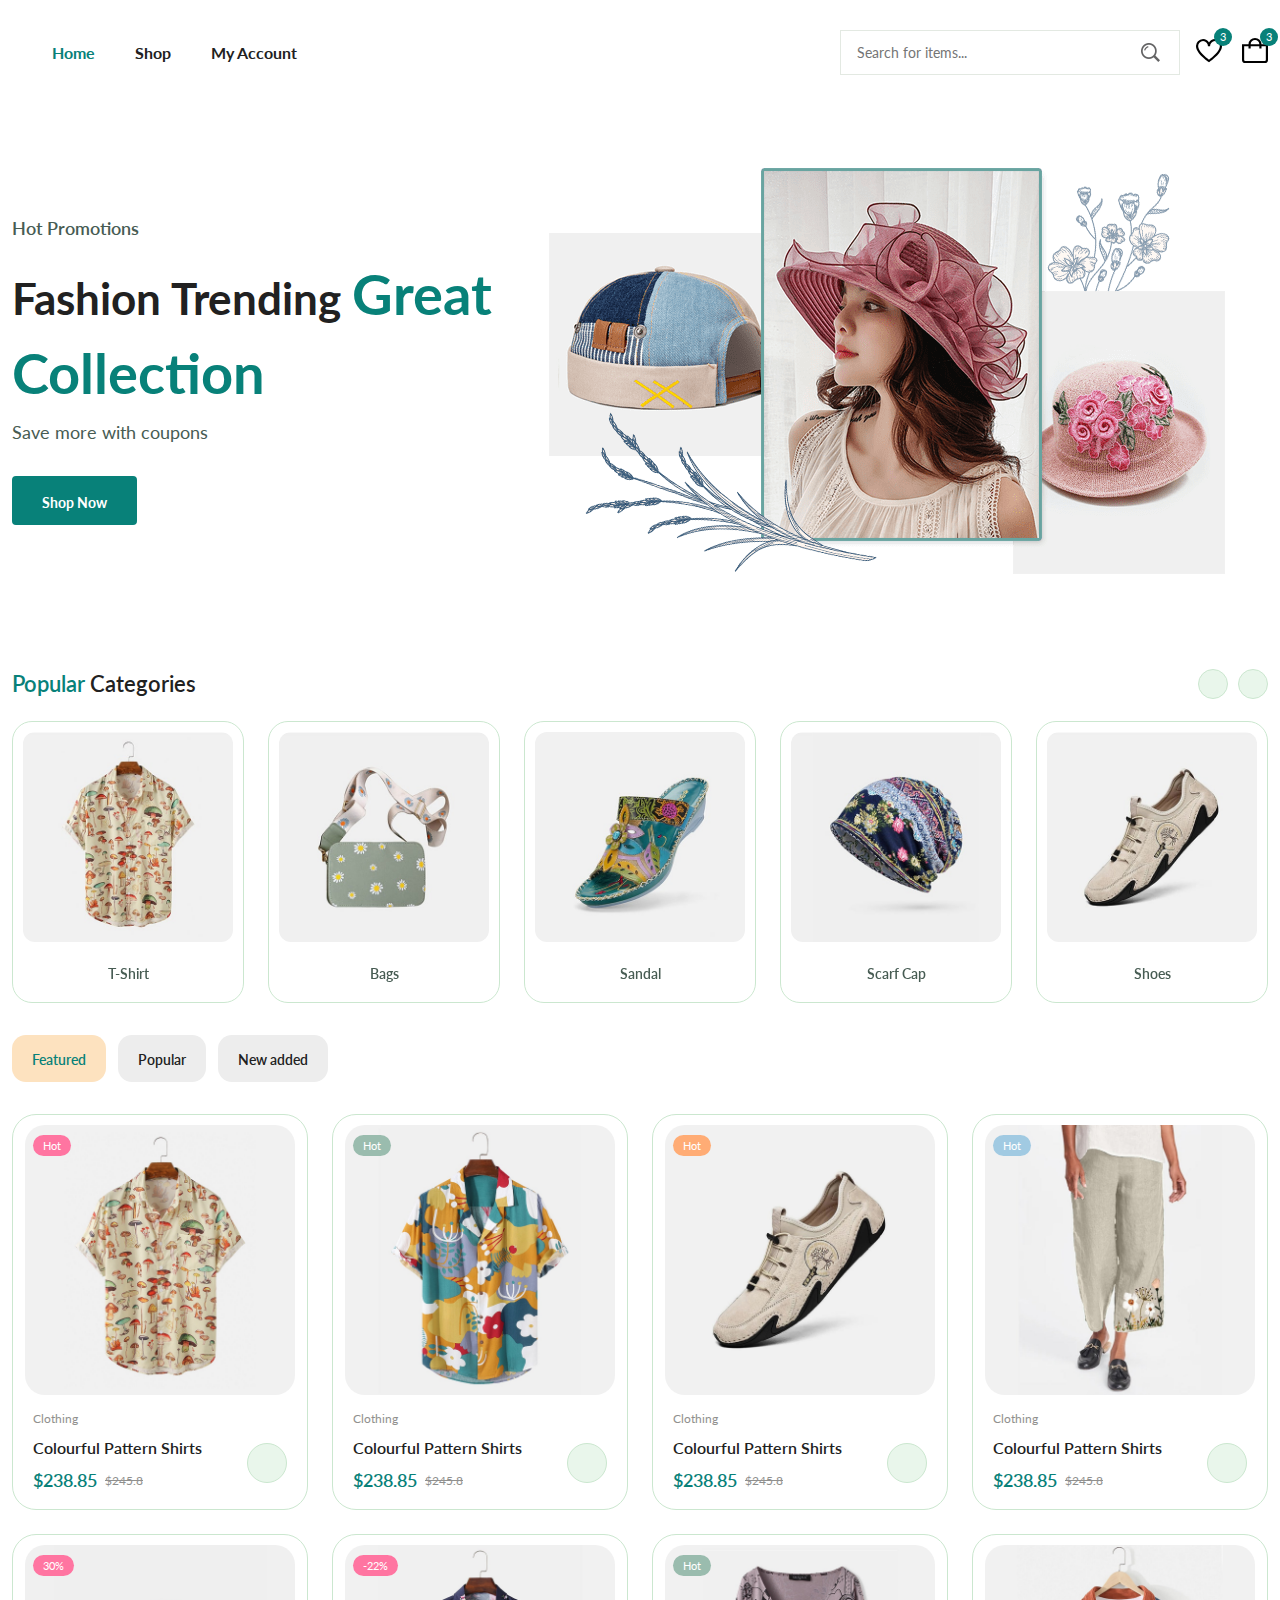
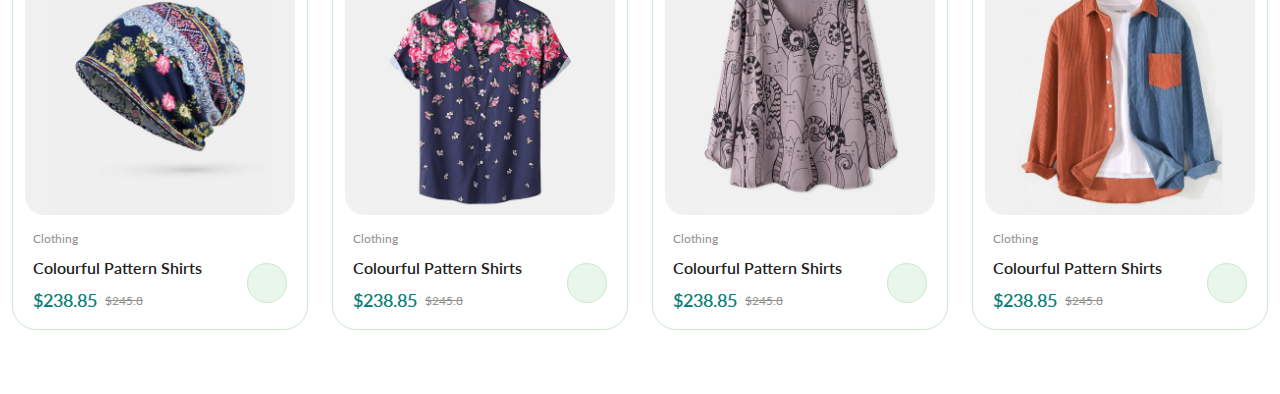
<file: shop/index.html>
<!DOCTYPE html>
<html lang="en">
  <head>
    <meta charset="UTF-8" />
    <meta name="viewport" content="width=device-width, initial-scale=1.0" />

    <style>
      @import url('https://fonts.googleapis.com/css2?family=Lato:wght@400;700&display=swap');
    </style>

    <!--=============== FLATICON ===============-->
    <link rel='stylesheet' href='https://cdn-uicons.flaticon.com/2.3.0/uicons-regular-straight/css/uicons-regular-straight.css'/>

    <!--=============== SWIPER CSS ===============-->
    <link rel="stylesheet" href="https://cdn.jsdelivr.net/npm/swiper@11/swiper-bundle.min.css"/>

    <!--=============== CSS ===============-->
    <link rel="stylesheet" href="assets/css/styles.css"/>

    <title>Ecommerce Website</title>
  </head>
  <body>
    <!--=============== HEADER ===============-->
    <header class="header">
      <nav class="nav container">
        <div class="nav__menu" id="nav-menu">
          <ul class="nav__list">
            <li class="nav__item">
              <a href="index.html" class="nav__link active-link">Home</a>
            </li>

            <li class="nav__item">
              <a href="shop.html" class="nav__link">Shop</a>
            </li>

            <li class="nav__item">
              <a href="accounts.html" class="nav__link">My Account</a>
            </li>
          </ul>

          <div class="header__search">
            <input type="text" placeholder="Search for items..." class="form__input">

            <button class="search__btn">
              <img src="assets/img/search.png" alt="">
            </button>
          </div>
        </div>

        <div class="header__user-actions">
          <a href="wishlist.html" class="header__action-btn">
            <img src="assets/img/icon-heart.svg" alt="">
            <span class="count">3</span>
          </a>

          <a href="cart.html" class="header__action-btn">
            <img src="assets/img/icon-cart.svg" alt="">
            <span class="count">3</span>
          </a>
        </div>
      </nav>
    </header>

    <!--=============== MAIN ===============-->
    <main class="main">
      <!--=============== HOME ===============-->
      <section class="home section--lg">
        <div class="home__container container grid">
          <div class="home__content">
            <span class="home__subtitle">Hot Promotions</span>
            <h1 class="home__title">Fashion Trending <span>Great Collection</span></h1>
            <p class="home__description">Save more with coupons</p>
            <a href="shop.html" class="btn">Shop Now</a>
          </div>

          <img src="assets/img/home-img.png" alt="" class="home__image">
        </div>
      </section>

      <!--=============== CATEGORIES ===============-->
      <section class="categories container section">
        <h3 class="section__title"><span>Popular</span> Categories</h3>

        <div class="categories__container swiper">
          <div class="swiper-wrapper">
            <a href="shop.html" class="category__item swiper-slide">
              <img src="assets/img/category-1.jpg" alt="" class="category__img">

              <h3 class="category__title">T-Shirt</h3>
            </a>

            <a href="shop.html" class="category__item swiper-slide">
              <img src="assets/img/category-2.jpg" alt="" class="category__img">

              <h3 class="category__title">Bags</h3>
            </a>

            <a href="shop.html" class="category__item swiper-slide">
              <img src="assets/img/category-3.jpg" alt="" class="category__img">

              <h3 class="category__title">Sandal</h3>
            </a>

            <a href="shop.html" class="category__item swiper-slide">
              <img src="assets/img/category-4.jpg" alt="" class="category__img">

              <h3 class="category__title">Scarf Cap</h3>
            </a>

            <a href="shop.html" class="category__item swiper-slide">
              <img src="assets/img/category-5.jpg" alt="" class="category__img">

              <h3 class="category__title">Shoes</h3>
            </a>

            <a href="shop.html" class="category__item swiper-slide">
              <img src="assets/img/category-6.jpg" alt="" class="category__img">

              <h3 class="category__title">Pillowcase</h3>
            </a>

            <a href="shop.html" class="category__item swiper-slide">
              <img src="assets/img/category-7.jpg" alt="" class="category__img">

              <h3 class="category__title">Jump Suits</h3>
            </a>

            <a href="shop.html" class="category__item swiper-slide">
              <img src="assets/img/category-8.jpg" alt="" class="category__img">

              <h3 class="category__title">Hats</h3>
            </a>
          </div>

          <div class="swiper-button-next"><i class="fi fi-rs-angle-right"></i></div>
          <div class="swiper-button-prev"><i class="fi fi-rs-angle-left"></i></div>
        </div>
      </section>

      <!--=============== PRODUCTS ===============-->
      <section class="products sections container">
        <div class="tab__btns">
          <span class="tab__btn active-tab" data-target="#featured">Featured</span>
          <span class="tab__btn" data-target="#popular">Popular</span>
          <span class="tab__btn" data-target="#new-added">New added</span>
        </div>

        <div class="tab__items">
          <div class="tab__item active-tab" content id="featured">
            <div class="products__container grid">
              <div class="product__item">
                <div class="product__banner">
                  <a href="details.html" class="product__images">
                    <img src="assets/img/product-1-1.jpg" alt="" 
                    class="product__img default">

                    <img src="assets/img/product-1-2.jpg" alt="" 
                    class="product__img hover">
                  </a>

                  <div class="product__actions">
                    <a href="#" class="action__btn" aria-label="Quick View">
                      <i class="fi fi-rs-eye"></i>
                    </a>

                    <a href="#" class="action__btn" aria-label="Add To Wishlist">
                      <i class="fi fi-rs-heart"></i>
                    </a>
                  </div>

                  <div class="product__badge light-pink">Hot</div>
                </div>

                <div class="product__content">
                  <span class="product__category">Clothing</span>
                  <a href="details.html">
                    <h3 class="product__title">Colourful Pattern Shirts</h3>
                  </a>
                  <div class="product__rating">
                    <i class="fi fi-rs-star"></i>
                    <i class="fi fi-rs-star"></i>
                    <i class="fi fi-rs-star"></i>
                    <i class="fi fi-rs-star"></i>
                    <i class="fi fi-rs-star"></i>
                  </div>
                  <div class="product__price flex">
                    <span class="new__price">$238.85</span>
                    <span class="old__price">$245.8</span>
                  </div>

                  <a href="#" class="action__btn cart__btn" aria-label="Add To Cart">
                    <i class="fi fi-rs-shopping-bag-add"></i>
                  </a>
                </div>
              </div>

              <div class="product__item">
                <div class="product__banner">
                  <a href="details.html" class="product__images">
                    <img src="assets/img/product-2-1.jpg" alt="" 
                    class="product__img default">

                    <img src="assets/img/product-2-2.jpg" alt="" 
                    class="product__img hover">
                  </a>

                  <div class="product__actions">
                    <a href="#" class="action__btn" aria-label="Quick View">
                      <i class="fi fi-rs-eye"></i>
                    </a>

                    <a href="#" class="action__btn" aria-label="Add To Wishlist">
                      <i class="fi fi-rs-heart"></i>
                    </a>
                  </div>

                  <div class="product__badge light-green">Hot</div>
                </div>

                <div class="product__content">
                  <span class="product__category">Clothing</span>
                  <a href="details.html">
                    <h3 class="product__title">Colourful Pattern Shirts</h3>
                  </a>
                  <div class="product__rating">
                    <i class="fi fi-rs-star"></i>
                    <i class="fi fi-rs-star"></i>
                    <i class="fi fi-rs-star"></i>
                    <i class="fi fi-rs-star"></i>
                    <i class="fi fi-rs-star"></i>
                  </div>
                  <div class="product__price flex">
                    <span class="new__price">$238.85</span>
                    <span class="old__price">$245.8</span>
                  </div>

                  <a href="#" class="action__btn cart__btn" aria-label="Add To Cart">
                    <i class="fi fi-rs-shopping-bag-add"></i>
                  </a>
                </div>
              </div>

              <div class="product__item">
                <div class="product__banner">
                  <a href="details.html" class="product__images">
                    <img src="assets/img/product-3-1.jpg" alt="" 
                    class="product__img default">

                    <img src="assets/img/product-3-2.jpg" alt="" 
                    class="product__img hover">
                  </a>

                  <div class="product__actions">
                    <a href="#" class="action__btn" aria-label="Quick View">
                      <i class="fi fi-rs-eye"></i>
                    </a>

                    <a href="#" class="action__btn" aria-label="Add To Wishlist">
                      <i class="fi fi-rs-heart"></i>
                    </a>
                  </div>

                  <div class="product__badge light-orange">Hot</div>
                </div>

                <div class="product__content">
                  <span class="product__category">Clothing</span>
                  <a href="details.html">
                    <h3 class="product__title">Colourful Pattern Shirts</h3>
                  </a>
                  <div class="product__rating">
                    <i class="fi fi-rs-star"></i>
                    <i class="fi fi-rs-star"></i>
                    <i class="fi fi-rs-star"></i>
                    <i class="fi fi-rs-star"></i>
                    <i class="fi fi-rs-star"></i>
                  </div>
                  <div class="product__price flex">
                    <span class="new__price">$238.85</span>
                    <span class="old__price">$245.8</span>
                  </div>

                  <a href="#" class="action__btn cart__btn" aria-label="Add To Cart">
                    <i class="fi fi-rs-shopping-bag-add"></i>
                  </a>
                </div>
              </div>

              <div class="product__item">
                <div class="product__banner">
                  <a href="details.html" class="product__images">
                    <img src="assets/img/product-4-1.jpg" alt="" 
                    class="product__img default">

                    <img src="assets/img/product-4-2.jpg" alt="" 
                    class="product__img hover">
                  </a>

                  <div class="product__actions">
                    <a href="#" class="action__btn" aria-label="Quick View">
                      <i class="fi fi-rs-eye"></i>
                    </a>

                    <a href="#" class="action__btn" aria-label="Add To Wishlist">
                      <i class="fi fi-rs-heart"></i>
                    </a>
                  </div>

                  <div class="product__badge light-blue">Hot</div>
                </div>

                <div class="product__content">
                  <span class="product__category">Clothing</span>
                  <a href="details.html">
                    <h3 class="product__title">Colourful Pattern Shirts</h3>
                  </a>
                  <div class="product__rating">
                    <i class="fi fi-rs-star"></i>
                    <i class="fi fi-rs-star"></i>
                    <i class="fi fi-rs-star"></i>
                    <i class="fi fi-rs-star"></i>
                    <i class="fi fi-rs-star"></i>
                  </div>
                  <div class="product__price flex">
                    <span class="new__price">$238.85</span>
                    <span class="old__price">$245.8</span>
                  </div>

                  <a href="#" class="action__btn cart__btn" aria-label="Add To Cart">
                    <i class="fi fi-rs-shopping-bag-add"></i>
                  </a>
                </div>
              </div>

              <div class="product__item">
                <div class="product__banner">
                  <a href="details.html" class="product__images">
                    <img src="assets/img/product-5-1.jpg" alt="" 
                    class="product__img default">

                    <img src="assets/img/product-5-2.jpg" alt="" 
                    class="product__img hover">
                  </a>

                  <div class="product__actions">
                    <a href="#" class="action__btn" aria-label="Quick View">
                      <i class="fi fi-rs-eye"></i>
                    </a>

                    <a href="#" class="action__btn" aria-label="Add To Wishlist">
                      <i class="fi fi-rs-heart"></i>
                    </a>
                  </div>

                  <div class="product__badge light-pink">30%</div>
                </div>

                <div class="product__content">
                  <span class="product__category">Clothing</span>
                  <a href="details.html">
                    <h3 class="product__title">Colourful Pattern Shirts</h3>
                  </a>
                  <div class="product__rating">
                    <i class="fi fi-rs-star"></i>
                    <i class="fi fi-rs-star"></i>
                    <i class="fi fi-rs-star"></i>
                    <i class="fi fi-rs-star"></i>
                    <i class="fi fi-rs-star"></i>
                  </div>
                  <div class="product__price flex">
                    <span class="new__price">$238.85</span>
                    <span class="old__price">$245.8</span>
                  </div>

                  <a href="#" class="action__btn cart__btn" aria-label="Add To Cart">
                    <i class="fi fi-rs-shopping-bag-add"></i>
                  </a>
                </div>
              </div>

              <div class="product__item">
                <div class="product__banner">
                  <a href="details.html" class="product__images">
                    <img src="assets/img/product-6-1.jpg" alt="" 
                    class="product__img default">

                    <img src="assets/img/product-6-2.jpg" alt="" 
                    class="product__img hover">
                  </a>

                  <div class="product__actions">
                    <a href="#" class="action__btn" aria-label="Quick View">
                      <i class="fi fi-rs-eye"></i>
                    </a>

                    <a href="#" class="action__btn" aria-label="Add To Wishlist">
                      <i class="fi fi-rs-heart"></i>
                    </a>
                  </div>

                  <div class="product__badge light-pink">-22%</div>
                </div>

                <div class="product__content">
                  <span class="product__category">Clothing</span>
                  <a href="details.html">
                    <h3 class="product__title">Colourful Pattern Shirts</h3>
                  </a>
                  <div class="product__rating">
                    <i class="fi fi-rs-star"></i>
                    <i class="fi fi-rs-star"></i>
                    <i class="fi fi-rs-star"></i>
                    <i class="fi fi-rs-star"></i>
                    <i class="fi fi-rs-star"></i>
                  </div>
                  <div class="product__price flex">
                    <span class="new__price">$238.85</span>
                    <span class="old__price">$245.8</span>
                  </div>

                  <a href="#" class="action__btn cart__btn" aria-label="Add To Cart">
                    <i class="fi fi-rs-shopping-bag-add"></i>
                  </a>
                </div>
              </div>

              <div class="product__item">
                <div class="product__banner">
                  <a href="details.html" class="product__images">
                    <img src="assets/img/product-7-1.jpg" alt="" 
                    class="product__img default">

                    <img src="assets/img/product-7-2.jpg" alt="" 
                    class="product__img hover">
                  </a>

                  <div class="product__actions">
                    <a href="#" class="action__btn" aria-label="Quick View">
                      <i class="fi fi-rs-eye"></i>
                    </a>

                    <a href="#" class="action__btn" aria-label="Add To Wishlist">
                      <i class="fi fi-rs-heart"></i>
                    </a>
                  </div>

                  <div class="product__badge light-green">Hot</div>
                </div>

                <div class="product__content">
                  <span class="product__category">Clothing</span>
                  <a href="details.html">
                    <h3 class="product__title">Colourful Pattern Shirts</h3>
                  </a>
                  <div class="product__rating">
                    <i class="fi fi-rs-star"></i>
                    <i class="fi fi-rs-star"></i>
                    <i class="fi fi-rs-star"></i>
                    <i class="fi fi-rs-star"></i>
                    <i class="fi fi-rs-star"></i>
                  </div>
                  <div class="product__price flex">
                    <span class="new__price">$238.85</span>
                    <span class="old__price">$245.8</span>
                  </div>

                  <a href="#" class="action__btn cart__btn" aria-label="Add To Cart">
                    <i class="fi fi-rs-shopping-bag-add"></i>
                  </a>
                </div>
              </div>

              <div class="product__item">
                <div class="product__banner">
                  <a href="details.html" class="product__images">
                    <img src="assets/img/product-8-1.jpg" alt="" 
                    class="product__img default">

                    <img src="assets/img/product-8-2.jpg" alt="" 
                    class="product__img hover">
                  </a>

                  <div class="product__actions">
                    <a href="#" class="action__btn" aria-label="Quick View">
                      <i class="fi fi-rs-eye"></i>
                    </a>

                    <a href="#" class="action__btn" aria-label="Add To Wishlist">
                      <i class="fi fi-rs-heart"></i>
                    </a>
                  </div>
                </div>

                <div class="product__content">
                  <span class="product__category">Clothing</span>
                  <a href="details.html">
                    <h3 class="product__title">Colourful Pattern Shirts</h3>
                  </a>
                  <div class="product__rating">
                    <i class="fi fi-rs-star"></i>
                    <i class="fi fi-rs-star"></i>
                    <i class="fi fi-rs-star"></i>
                    <i class="fi fi-rs-star"></i>
                    <i class="fi fi-rs-star"></i>
                  </div>
                  <div class="product__price flex">
                    <span class="new__price">$238.85</span>
                    <span class="old__price">$245.8</span>
                  </div>

                  <a href="#" class="action__btn cart__btn" aria-label="Add To Cart">
                    <i class="fi fi-rs-shopping-bag-add"></i>
                  </a>
                </div>
              </div>
            </div>
          </div>

          <div class="tab__item" content id="popular">
            <div class="products__container grid">
              <div class="product__item">
                <div class="product__banner">
                  <a href="details.html" class="product__images">
                    <img src="assets/img/product-9-1.jpg" alt="" 
                    class="product__img default">

                    <img src="assets/img/product-9-2.jpg" alt="" 
                    class="product__img hover">
                  </a>

                  <div class="product__actions">
                    <a href="#" class="action__btn" aria-label="Quick View">
                      <i class="fi fi-rs-eye"></i>
                    </a>

                    <a href="#" class="action__btn" aria-label="Add To Wishlist">
                      <i class="fi fi-rs-heart"></i>
                    </a>

                    <a href="#" class="action__btn" aria-label="Compare">
                      <i class="fi fi-rs-shuffle"></i>
                    </a>
                  </div>

                  <div class="product__badge light-pink">Hot</div>
                </div>

                <div class="product__content">
                  <span class="product__category">Clothing</span>
                  <a href="details.html">
                    <h3 class="product__title">Colourful Pattern Shirts</h3>
                  </a>
                  <div class="product__rating">
                    <i class="fi fi-rs-star"></i>
                    <i class="fi fi-rs-star"></i>
                    <i class="fi fi-rs-star"></i>
                    <i class="fi fi-rs-star"></i>
                    <i class="fi fi-rs-star"></i>
                  </div>
                  <div class="product__price flex">
                    <span class="new__price">$238.85</span>
                    <span class="old__price">$245.8</span>
                  </div>

                  <a href="#" class="action__btn cart__btn" aria-label="Add To Cart">
                    <i class="fi fi-rs-shopping-bag-add"></i>
                  </a>
                </div>
              </div>

              <div class="product__item">
                <div class="product__banner">
                  <a href="details.html" class="product__images">
                    <img src="assets/img/product-2-1.jpg" alt="" 
                    class="product__img default">

                    <img src="assets/img/product-2-2.jpg" alt="" 
                    class="product__img hover">
                  </a>

                  <div class="product__actions">
                    <a href="#" class="action__btn" aria-label="Quick View">
                      <i class="fi fi-rs-eye"></i>
                    </a>

                    <a href="#" class="action__btn" aria-label="Add To Wishlist">
                      <i class="fi fi-rs-heart"></i>
                    </a>

                    <a href="#" class="action__btn" aria-label="Compare">
                      <i class="fi fi-rs-shuffle"></i>
                    </a>
                  </div>

                  <div class="product__badge light-green">Hot</div>
                </div>

                <div class="product__content">
                  <span class="product__category">Clothing</span>
                  <a href="details.html">
                    <h3 class="product__title">Colourful Pattern Shirts</h3>
                  </a>
                  <div class="product__rating">
                    <i class="fi fi-rs-star"></i>
                    <i class="fi fi-rs-star"></i>
                    <i class="fi fi-rs-star"></i>
                    <i class="fi fi-rs-star"></i>
                    <i class="fi fi-rs-star"></i>
                  </div>
                  <div class="product__price flex">
                    <span class="new__price">$238.85</span>
                    <span class="old__price">$245.8</span>
                  </div>

                  <a href="#" class="action__btn cart__btn" aria-label="Add To Cart">
                    <i class="fi fi-rs-shopping-bag-add"></i>
                  </a>
                </div>
              </div>

              <div class="product__item">
                <div class="product__banner">
                  <a href="details.html" class="product__images">
                    <img src="assets/img/product-10-1.jpg" alt="" 
                    class="product__img default">

                    <img src="assets/img/product-10-2.jpg" alt="" 
                    class="product__img hover">
                  </a>

                  <div class="product__actions">
                    <a href="#" class="action__btn" aria-label="Quick View">
                      <i class="fi fi-rs-eye"></i>
                    </a>

                    <a href="#" class="action__btn" aria-label="Add To Wishlist">
                      <i class="fi fi-rs-heart"></i>
                    </a>

                    <a href="#" class="action__btn" aria-label="Compare">
                      <i class="fi fi-rs-shuffle"></i>
                    </a>
                  </div>

                  <div class="product__badge light-orange">Hot</div>
                </div>

                <div class="product__content">
                  <span class="product__category">Clothing</span>
                  <a href="details.html">
                    <h3 class="product__title">Colourful Pattern Shirts</h3>
                  </a>
                  <div class="product__rating">
                    <i class="fi fi-rs-star"></i>
                    <i class="fi fi-rs-star"></i>
                    <i class="fi fi-rs-star"></i>
                    <i class="fi fi-rs-star"></i>
                    <i class="fi fi-rs-star"></i>
                  </div>
                  <div class="product__price flex">
                    <span class="new__price">$238.85</span>
                    <span class="old__price">$245.8</span>
                  </div>

                  <a href="#" class="action__btn cart__btn" aria-label="Add To Cart">
                    <i class="fi fi-rs-shopping-bag-add"></i>
                  </a>
                </div>
              </div>

              <div class="product__item">
                <div class="product__banner">
                  <a href="details.html" class="product__images">
                    <img src="assets/img/product-4-1.jpg" alt="" 
                    class="product__img default">

                    <img src="assets/img/product-4-2.jpg" alt="" 
                    class="product__img hover">
                  </a>

                  <div class="product__actions">
                    <a href="#" class="action__btn" aria-label="Quick View">
                      <i class="fi fi-rs-eye"></i>
                    </a>

                    <a href="#" class="action__btn" aria-label="Add To Wishlist">
                      <i class="fi fi-rs-heart"></i>
                    </a>

                    <a href="#" class="action__btn" aria-label="Compare">
                      <i class="fi fi-rs-shuffle"></i>
                    </a>
                  </div>

                  <div class="product__badge light-blue">Hot</div>
                </div>

                <div class="product__content">
                  <span class="product__category">Clothing</span>
                  <a href="details.html">
                    <h3 class="product__title">Colourful Pattern Shirts</h3>
                  </a>
                  <div class="product__rating">
                    <i class="fi fi-rs-star"></i>
                    <i class="fi fi-rs-star"></i>
                    <i class="fi fi-rs-star"></i>
                    <i class="fi fi-rs-star"></i>
                    <i class="fi fi-rs-star"></i>
                  </div>
                  <div class="product__price flex">
                    <span class="new__price">$238.85</span>
                    <span class="old__price">$245.8</span>
                  </div>

                  <a href="#" class="action__btn cart__btn" aria-label="Add To Cart">
                    <i class="fi fi-rs-shopping-bag-add"></i>
                  </a>
                </div>
              </div>

              <div class="product__item">
                <div class="product__banner">
                  <a href="details.html" class="product__images">
                    <img src="assets/img/product-5-1.jpg" alt="" 
                    class="product__img default">

                    <img src="assets/img/product-5-2.jpg" alt="" 
                    class="product__img hover">
                  </a>

                  <div class="product__actions">
                    <a href="#" class="action__btn" aria-label="Quick View">
                      <i class="fi fi-rs-eye"></i>
                    </a>

                    <a href="#" class="action__btn" aria-label="Add To Wishlist">
                      <i class="fi fi-rs-heart"></i>
                    </a>

                    <a href="#" class="action__btn" aria-label="Compare">
                      <i class="fi fi-rs-shuffle"></i>
                    </a>
                  </div>

                  <div class="product__badge light-pink">30%</div>
                </div>

                <div class="product__content">
                  <span class="product__category">Clothing</span>
                  <a href="details.html">
                    <h3 class="product__title">Colourful Pattern Shirts</h3>
                  </a>
                  <div class="product__rating">
                    <i class="fi fi-rs-star"></i>
                    <i class="fi fi-rs-star"></i>
                    <i class="fi fi-rs-star"></i>
                    <i class="fi fi-rs-star"></i>
                    <i class="fi fi-rs-star"></i>
                  </div>
                  <div class="product__price flex">
                    <span class="new__price">$238.85</span>
                    <span class="old__price">$245.8</span>
                  </div>

                  <a href="#" class="action__btn cart__btn" aria-label="Add To Cart">
                    <i class="fi fi-rs-shopping-bag-add"></i>
                  </a>
                </div>
              </div>

              <div class="product__item">
                <div class="product__banner">
                  <a href="details.html" class="product__images">
                    <img src="assets/img/product-11-1.jpg" alt="" 
                    class="product__img default">

                    <img src="assets/img/product-11-2.jpg" alt="" 
                    class="product__img hover">
                  </a>

                  <div class="product__actions">
                    <a href="#" class="action__btn" aria-label="Quick View">
                      <i class="fi fi-rs-eye"></i>
                    </a>

                    <a href="#" class="action__btn" aria-label="Add To Wishlist">
                      <i class="fi fi-rs-heart"></i>
                    </a>

                    <a href="#" class="action__btn" aria-label="Compare">
                      <i class="fi fi-rs-shuffle"></i>
                    </a>
                  </div>

                  <div class="product__badge light-pink">-22%</div>
                </div>

                <div class="product__content">
                  <span class="product__category">Clothing</span>
                  <a href="details.html">
                    <h3 class="product__title">Colourful Pattern Shirts</h3>
                  </a>
                  <div class="product__rating">
                    <i class="fi fi-rs-star"></i>
                    <i class="fi fi-rs-star"></i>
                    <i class="fi fi-rs-star"></i>
                    <i class="fi fi-rs-star"></i>
                    <i class="fi fi-rs-star"></i>
                  </div>
                  <div class="product__price flex">
                    <span class="new__price">$238.85</span>
                    <span class="old__price">$245.8</span>
                  </div>

                  <a href="#" class="action__btn cart__btn" aria-label="Add To Cart">
                    <i class="fi fi-rs-shopping-bag-add"></i>
                  </a>
                </div>
              </div>

              <div class="product__item">
                <div class="product__banner">
                  <a href="details.html" class="product__images">
                    <img src="assets/img/product-7-1.jpg" alt="" 
                    class="product__img default">

                    <img src="assets/img/product-7-2.jpg" alt="" 
                    class="product__img hover">
                  </a>

                  <div class="product__actions">
                    <a href="#" class="action__btn" aria-label="Quick View">
                      <i class="fi fi-rs-eye"></i>
                    </a>

                    <a href="#" class="action__btn" aria-label="Add To Wishlist">
                      <i class="fi fi-rs-heart"></i>
                    </a>

                    <a href="#" class="action__btn" aria-label="Compare">
                      <i class="fi fi-rs-shuffle"></i>
                    </a>
                  </div>

                  <div class="product__badge light-green">Hot</div>
                </div>

                <div class="product__content">
                  <span class="product__category">Clothing</span>
                  <a href="details.html">
                    <h3 class="product__title">Colourful Pattern Shirts</h3>
                  </a>
                  <div class="product__rating">
                    <i class="fi fi-rs-star"></i>
                    <i class="fi fi-rs-star"></i>
                    <i class="fi fi-rs-star"></i>
                    <i class="fi fi-rs-star"></i>
                    <i class="fi fi-rs-star"></i>
                  </div>
                  <div class="product__price flex">
                    <span class="new__price">$238.85</span>
                    <span class="old__price">$245.8</span>
                  </div>

                  <a href="#" class="action__btn cart__btn" aria-label="Add To Cart">
                    <i class="fi fi-rs-shopping-bag-add"></i>
                  </a>
                </div>
              </div>

              <div class="product__item">
                <div class="product__banner">
                  <a href="details.html" class="product__images">
                    <img src="assets/img/product-8-1.jpg" alt="" 
                    class="product__img default">

                    <img src="assets/img/product-8-2.jpg" alt="" 
                    class="product__img hover">
                  </a>

                  <div class="product__actions">
                    <a href="#" class="action__btn" aria-label="Quick View">
                      <i class="fi fi-rs-eye"></i>
                    </a>

                    <a href="#" class="action__btn" aria-label="Add To Wishlist">
                      <i class="fi fi-rs-heart"></i>
                    </a>

                    <a href="#" class="action__btn" aria-label="Compare">
                      <i class="fi fi-rs-shuffle"></i>
                    </a>
                  </div>
                </div>

                <div class="product__content">
                  <span class="product__category">Clothing</span>
                  <a href="details.html">
                    <h3 class="product__title">Colourful Pattern Shirts</h3>
                  </a>
                  <div class="product__rating">
                    <i class="fi fi-rs-star"></i>
                    <i class="fi fi-rs-star"></i>
                    <i class="fi fi-rs-star"></i>
                    <i class="fi fi-rs-star"></i>
                    <i class="fi fi-rs-star"></i>
                  </div>
                  <div class="product__price flex">
                    <span class="new__price">$238.85</span>
                    <span class="old__price">$245.8</span>
                  </div>

                  <a href="#" class="action__btn cart__btn" aria-label="Add To Cart">
                    <i class="fi fi-rs-shopping-bag-add"></i>
                  </a>
                </div>
              </div>
            </div>
          </div>

          <div class="tab__item" content id="new-added">
            <div class="products__container grid">
              <div class="product__item">
                <div class="product__banner">
                  <a href="details.html" class="product__images">
                    <img src="assets/img/product-1-1.jpg" alt="" 
                    class="product__img default">

                    <img src="assets/img/product-1-2.jpg" alt="" 
                    class="product__img hover">
                  </a>

                  <div class="product__actions">
                    <a href="#" class="action__btn" aria-label="Quick View">
                      <i class="fi fi-rs-eye"></i>
                    </a>

                    <a href="#" class="action__btn" aria-label="Add To Wishlist">
                      <i class="fi fi-rs-heart"></i>
                    </a>

                    <a href="#" class="action__btn" aria-label="Compare">
                      <i class="fi fi-rs-shuffle"></i>
                    </a>
                  </div>

                  <div class="product__badge light-pink">Hot</div>
                </div>

                <div class="product__content">
                  <span class="product__category">Clothing</span>
                  <a href="details.html">
                    <h3 class="product__title">Colourful Pattern Shirts</h3>
                  </a>
                  <div class="product__rating">
                    <i class="fi fi-rs-star"></i>
                    <i class="fi fi-rs-star"></i>
                    <i class="fi fi-rs-star"></i>
                    <i class="fi fi-rs-star"></i>
                    <i class="fi fi-rs-star"></i>
                  </div>
                  <div class="product__price flex">
                    <span class="new__price">$238.85</span>
                    <span class="old__price">$245.8</span>
                  </div>

                  <a href="#" class="action__btn cart__btn" aria-label="Add To Cart">
                    <i class="fi fi-rs-shopping-bag-add"></i>
                  </a>
                </div>
              </div>

              <div class="product__item">
                <div class="product__banner">
                  <a href="details.html" class="product__images">
                    <img src="assets/img/product-12-1.jpg" alt="" 
                    class="product__img default">

                    <img src="assets/img/product-12-2.jpg" alt="" 
                    class="product__img hover">
                  </a>

                  <div class="product__actions">
                    <a href="#" class="action__btn" aria-label="Quick View">
                      <i class="fi fi-rs-eye"></i>
                    </a>

                    <a href="#" class="action__btn" aria-label="Add To Wishlist">
                      <i class="fi fi-rs-heart"></i>
                    </a>

                    <a href="#" class="action__btn" aria-label="Compare">
                      <i class="fi fi-rs-shuffle"></i>
                    </a>
                  </div>

                  <div class="product__badge light-green">Hot</div>
                </div>

                <div class="product__content">
                  <span class="product__category">Clothing</span>
                  <a href="details.html">
                    <h3 class="product__title">Colourful Pattern Shirts</h3>
                  </a>
                  <div class="product__rating">
                    <i class="fi fi-rs-star"></i>
                    <i class="fi fi-rs-star"></i>
                    <i class="fi fi-rs-star"></i>
                    <i class="fi fi-rs-star"></i>
                    <i class="fi fi-rs-star"></i>
                  </div>
                  <div class="product__price flex">
                    <span class="new__price">$238.85</span>
                    <span class="old__price">$245.8</span>
                  </div>

                  <a href="#" class="action__btn cart__btn" aria-label="Add To Cart">
                    <i class="fi fi-rs-shopping-bag-add"></i>
                  </a>
                </div>
              </div>

              <div class="product__item">
                <div class="product__banner">
                  <a href="details.html" class="product__images">
                    <img src="assets/img/product-3-1.jpg" alt="" 
                    class="product__img default">

                    <img src="assets/img/product-3-2.jpg" alt="" 
                    class="product__img hover">
                  </a>

                  <div class="product__actions">
                    <a href="#" class="action__btn" aria-label="Quick View">
                      <i class="fi fi-rs-eye"></i>
                    </a>

                    <a href="#" class="action__btn" aria-label="Add To Wishlist">
                      <i class="fi fi-rs-heart"></i>
                    </a>

                    <a href="#" class="action__btn" aria-label="Compare">
                      <i class="fi fi-rs-shuffle"></i>
                    </a>
                  </div>

                  <div class="product__badge light-orange">Hot</div>
                </div>

                <div class="product__content">
                  <span class="product__category">Clothing</span>
                  <a href="details.html">
                    <h3 class="product__title">Colourful Pattern Shirts</h3>
                  </a>
                  <div class="product__rating">
                    <i class="fi fi-rs-star"></i>
                    <i class="fi fi-rs-star"></i>
                    <i class="fi fi-rs-star"></i>
                    <i class="fi fi-rs-star"></i>
                    <i class="fi fi-rs-star"></i>
                  </div>
                  <div class="product__price flex">
                    <span class="new__price">$238.85</span>
                    <span class="old__price">$245.8</span>
                  </div>

                  <a href="#" class="action__btn cart__btn" aria-label="Add To Cart">
                    <i class="fi fi-rs-shopping-bag-add"></i>
                  </a>
                </div>
              </div>

              <div class="product__item">
                <div class="product__banner">
                  <a href="details.html" class="product__images">
                    <img src="assets/img/product-13-1.jpg" alt="" 
                    class="product__img default">

                    <img src="assets/img/product-13-2.jpg" alt="" 
                    class="product__img hover">
                  </a>

                  <div class="product__actions">
                    <a href="#" class="action__btn" aria-label="Quick View">
                      <i class="fi fi-rs-eye"></i>
                    </a>

                    <a href="#" class="action__btn" aria-label="Add To Wishlist">
                      <i class="fi fi-rs-heart"></i>
                    </a>

                    <a href="#" class="action__btn" aria-label="Compare">
                      <i class="fi fi-rs-shuffle"></i>
                    </a>
                  </div>

                  <div class="product__badge light-blue">Hot</div>
                </div>

                <div class="product__content">
                  <span class="product__category">Clothing</span>
                  <a href="details.html">
                    <h3 class="product__title">Colourful Pattern Shirts</h3>
                  </a>
                  <div class="product__rating">
                    <i class="fi fi-rs-star"></i>
                    <i class="fi fi-rs-star"></i>
                    <i class="fi fi-rs-star"></i>
                    <i class="fi fi-rs-star"></i>
                    <i class="fi fi-rs-star"></i>
                  </div>
                  <div class="product__price flex">
                    <span class="new__price">$238.85</span>
                    <span class="old__price">$245.8</span>
                  </div>

                  <a href="#" class="action__btn cart__btn" aria-label="Add To Cart">
                    <i class="fi fi-rs-shopping-bag-add"></i>
                  </a>
                </div>
              </div>

              <div class="product__item">
                <div class="product__banner">
                  <a href="details.html" class="product__images">
                    <img src="assets/img/product-10-1.jpg" alt="" 
                    class="product__img default">

                    <img src="assets/img/product-10-2.jpg" alt="" 
                    class="product__img hover">
                  </a>

                  <div class="product__actions">
                    <a href="#" class="action__btn" aria-label="Quick View">
                      <i class="fi fi-rs-eye"></i>
                    </a>

                    <a href="#" class="action__btn" aria-label="Add To Wishlist">
                      <i class="fi fi-rs-heart"></i>
                    </a>

                    <a href="#" class="action__btn" aria-label="Compare">
                      <i class="fi fi-rs-shuffle"></i>
                    </a>
                  </div>

                  <div class="product__badge light-pink">30%</div>
                </div>

                <div class="product__content">
                  <span class="product__category">Clothing</span>
                  <a href="details.html">
                    <h3 class="product__title">Colourful Pattern Shirts</h3>
                  </a>
                  <div class="product__rating">
                    <i class="fi fi-rs-star"></i>
                    <i class="fi fi-rs-star"></i>
                    <i class="fi fi-rs-star"></i>
                    <i class="fi fi-rs-star"></i>
                    <i class="fi fi-rs-star"></i>
                  </div>
                  <div class="product__price flex">
                    <span class="new__price">$238.85</span>
                    <span class="old__price">$245.8</span>
                  </div>

                  <a href="#" class="action__btn cart__btn" aria-label="Add To Cart">
                    <i class="fi fi-rs-shopping-bag-add"></i>
                  </a>
                </div>
              </div>

              <div class="product__item">
                <div class="product__banner">
                  <a href="details.html" class="product__images">
                    <img src="assets/img/product-6-1.jpg" alt="" 
                    class="product__img default">

                    <img src="assets/img/product-6-2.jpg" alt="" 
                    class="product__img hover">
                  </a>

                  <div class="product__actions">
                    <a href="#" class="action__btn" aria-label="Quick View">
                      <i class="fi fi-rs-eye"></i>
                    </a>

                    <a href="#" class="action__btn" aria-label="Add To Wishlist">
                      <i class="fi fi-rs-heart"></i>
                    </a>

                    <a href="#" class="action__btn" aria-label="Compare">
                      <i class="fi fi-rs-shuffle"></i>
                    </a>
                  </div>

                  <div class="product__badge light-pink">-22%</div>
                </div>

                <div class="product__content">
                  <span class="product__category">Clothing</span>
                  <a href="details.html">
                    <h3 class="product__title">Colourful Pattern Shirts</h3>
                  </a>
                  <div class="product__rating">
                    <i class="fi fi-rs-star"></i>
                    <i class="fi fi-rs-star"></i>
                    <i class="fi fi-rs-star"></i>
                    <i class="fi fi-rs-star"></i>
                    <i class="fi fi-rs-star"></i>
                  </div>
                  <div class="product__price flex">
                    <span class="new__price">$238.85</span>
                    <span class="old__price">$245.8</span>
                  </div>

                  <a href="#" class="action__btn cart__btn" aria-label="Add To Cart">
                    <i class="fi fi-rs-shopping-bag-add"></i>
                  </a>
                </div>
              </div>

              <div class="product__item">
                <div class="product__banner">
                  <a href="details.html" class="product__images">
                    <img src="assets/img/product-9-1.jpg" alt="" 
                    class="product__img default">

                    <img src="assets/img/product-9-2.jpg" alt="" 
                    class="product__img hover">
                  </a>

                  <div class="product__actions">
                    <a href="#" class="action__btn" aria-label="Quick View">
                      <i class="fi fi-rs-eye"></i>
                    </a>

                    <a href="#" class="action__btn" aria-label="Add To Wishlist">
                      <i class="fi fi-rs-heart"></i>
                    </a>

                    <a href="#" class="action__btn" aria-label="Compare">
                      <i class="fi fi-rs-shuffle"></i>
                    </a>
                  </div>

                  <div class="product__badge light-green">Hot</div>
                </div>

                <div class="product__content">
                  <span class="product__category">Clothing</span>
                  <a href="details.html">
                    <h3 class="product__title">Colourful Pattern Shirts</h3>
                  </a>
                  <div class="product__rating">
                    <i class="fi fi-rs-star"></i>
                    <i class="fi fi-rs-star"></i>
                    <i class="fi fi-rs-star"></i>
                    <i class="fi fi-rs-star"></i>
                    <i class="fi fi-rs-star"></i>
                  </div>
                  <div class="product__price flex">
                    <span class="new__price">$238.85</span>
                    <span class="old__price">$245.8</span>
                  </div>

                  <a href="#" class="action__btn cart__btn" aria-label="Add To Cart">
                    <i class="fi fi-rs-shopping-bag-add"></i>
                  </a>
                </div>
              </div>

              <div class="product__item">
                <div class="product__banner">
                  <a href="details.html" class="product__images">
                    <img src="assets/img/product-8-1.jpg" alt="" 
                    class="product__img default">

                    <img src="assets/img/product-8-2.jpg" alt="" 
                    class="product__img hover">
                  </a>

                  <div class="product__actions">
                    <a href="#" class="action__btn" aria-label="Quick View">
                      <i class="fi fi-rs-eye"></i>
                    </a>

                    <a href="#" class="action__btn" aria-label="Add To Wishlist">
                      <i class="fi fi-rs-heart"></i>
                    </a>

                    <a href="#" class="action__btn" aria-label="Compare">
                      <i class="fi fi-rs-shuffle"></i>
                    </a>
                  </div>
                </div>

                <div class="product__content">
                  <span class="product__category">Clothing</span>
                  <a href="details.html">
                    <h3 class="product__title">Colourful Pattern Shirts</h3>
                  </a>
                  <div class="product__rating">
                    <i class="fi fi-rs-star"></i>
                    <i class="fi fi-rs-star"></i>
                    <i class="fi fi-rs-star"></i>
                    <i class="fi fi-rs-star"></i>
                    <i class="fi fi-rs-star"></i>
                  </div>
                  <div class="product__price flex">
                    <span class="new__price">$238.85</span>
                    <span class="old__price">$245.8</span>
                  </div>

                  <a href="#" class="action__btn cart__btn" aria-label="Add To Cart">
                    <i class="fi fi-rs-shopping-bag-add"></i>
                  </a>
                </div>
              </div>
            </div>
          </div>
        </div>
      </section>

      <!--=============== DEALS ===============-->
      <section class="deals section">
        <div class="deals__container container grid"></div>
      </section>

      <!--=============== NEW ARRIVALS ===============-->
      <section class="new__arrivals"></section>

      <!--=============== SHOWCASE ===============-->
      <section class="showcase"></section>

      <!--=============== NEWSLETTER ===============-->
      <section class="newsletter"></section>
    </main>

    <!--=============== FOOTER ===============-->
    <footer class="footer"></footer>

    <!--=============== SWIPER JS ===============-->
    <script src="https://cdn.jsdelivr.net/npm/swiper@11/swiper-bundle.min.js"></script>

    <!--=============== MAIN JS ===============-->
    <script src="assets/js/main.js"></script>
  </body>
</html>
</file>
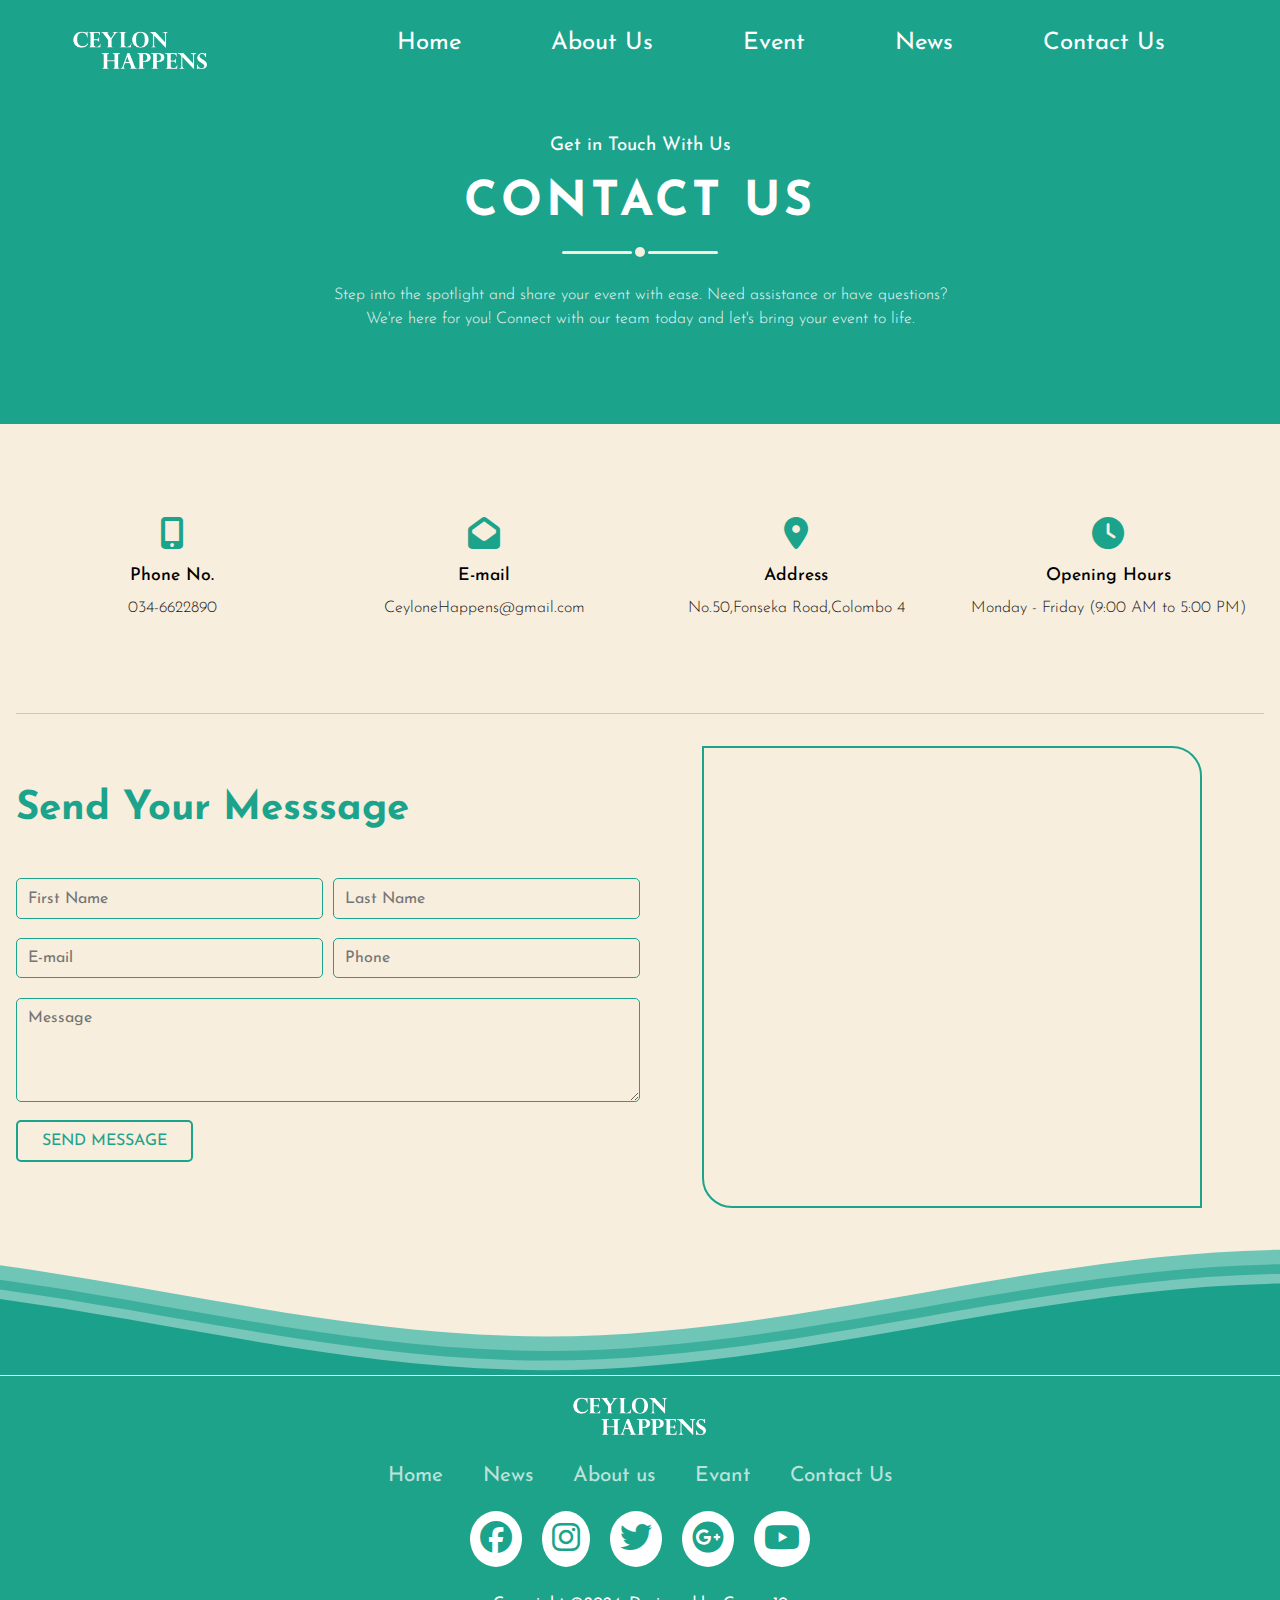
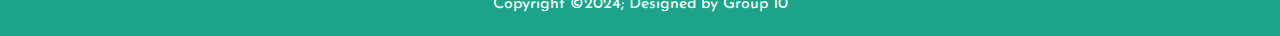
<file: Contactus/Contactus.html>
<!DOCTYPE html>
<html>

<head>
    <meta charset="utf-8">
    <meta http-equiv="X-UA-Compatible" content="IE=edge">
    <title>Contact Us</title>
    <meta name="description" content="">
    <meta name="viewport" content="width=device-width, initial-scale=1">
    <link rel="stylesheet" href="Contactus.css">
    <link rel="stylesheet" href="https://cdnjs.cloudflare.com/ajax/libs/font-awesome/6.4.2/css/all.min.css">

    <!-- Fontawesome icon -->
    <link rel="stylesheet" href="https://cdnjs.cloudflare.com/ajax/libs/font-awesome/5.15.1/css/all.min.css" integrity="sha512-+4zCK9k+qNFUR5X+cKL9EIR+ZOhtIloNl9GIKS57V1MyNsYpYcUrUeQc9vNfzsWfV28IaLL3i96P9sdNyeRssA==" crossorigin="anonymous" />
    <!-- Google Font -->
    <style>
        @import url('https://fonts.googleapis.com/css2?family=Josefin+Sans:ital,wght@0,100..700;1,100..700&display=swap');
    </style>
</head>

<body>
    <nav class="navv">
        <a href="#" id="logo"><img src="assets/logo 2.png" class="logo2"></a>
        <ul>
            <li><a href="http://localhost/CeylonHappens/index.php">Home</a></li>
            <li><a href="http://localhost/CeylonHappens/aboutus/index.php">About Us</a></li>
            <li><a href="http://localhost/CeylonHappens/events/form.php">Event</a></li>
            <li><a href="http://localhost/CeylonHappens/news/news.php">News</a></li>
            <li><a href="http://localhost/CeylonHappens/contactus/contactus.html">Contact Us</a></li>
        </ul>
    </nav>
    <section class="contact-section" style="margin-top: 5%;">
        <div class="contact-bg">
            <h3>Get in Touch With Us</h3>
            <h2>contact us</h2>
            <div class="line">
                <div></div>
                <div></div>
                <div></div>
            </div>
            <p class="text">Step into the spotlight and share your event with ease. Need assistance or have questions? We're here for you! Connect with our team today and let's bring your event to life.</p>
        </div>


        <div class="contact-body">
            <div class="contact-info">
                <div>
                    <span><i class = "fas fa-mobile-alt"></i></span>
                    <span>Phone No.</span>
                    <span class="text">034-6622890</span>
                </div>
                <div>
                    <span><i class = "fas fa-envelope-open"></i></span>
                    <span>E-mail</span>
                    <span class="text">CeyloneHappens@gmail.com</span>
                </div>
                <div>
                    <span><i class = "fas fa-map-marker-alt"></i></span>
                    <span>Address</span>
                    <span class="text">No.50,Fonseka Road,Colombo 4</span>
                </div>
                <div>
                    <span><i class = "fas fa-clock"></i></span>
                    <span>Opening Hours</span>
                    <span class="text">Monday - Friday (9:00 AM to 5:00 PM)</span>
                </div>
            </div>

            <div class="contact-form">
                <form>
                    <h4>Send Your Messsage</h4>
                    <div>

                        <input type="text" class="form-control" placeholder="First Name">
                        <input type="text" class="form-control" placeholder="Last Name">
                    </div>
                    <div>
                        <input type="email" class="form-control" placeholder="E-mail">
                        <input type="text" class="form-control" placeholder="Phone">
                    </div>
                    <textarea rows="5" placeholder="Message" class="form-control"></textarea>
                    <input type="submit" class="send-btn" value="send message">
                </form>
                <div class="map">
                    <iframe src="https://www.google.com/maps/embed?pb=!1m18!1m12!1m3!1d3961.016937353389!2d79.8555308744826!3d6.888574218814319!2m3!1f0!2f0!3f0!3m2!1i1024!2i768!4f13.1!3m3!1m2!1s0x3ae25bc303199601%3A0xae20e31365516d8b!2sESOFT%20Metro%20Campus%20(Block%20E)!5e0!3m2!1sen!2slk!4v1704179965602!5m2!1sen!2slk"
                        width="100%" height="450" frameborder="0" style="border:0;" allowfullscreen="" aria-hidden="false" tabindex="0"></iframe>
                </div>
            </div>
        </div>


    </section>
    <!--Waves Container-->
    <div class="footer">
        <svg class="waves" xmlns="http://www.w3.org/2000/svg" xmlns:xlink="http://www.w3.org/1999/xlink" viewBox="0 24 150 28" preserveAspectRatio="none" shape-rendering="auto">
      <defs>
        <path
          id="gentle-wave"
          d="M-160 44c30 0 58-18 88-18s 58 18 88 18 58-18 88-18 58 18 88 18 v44h-352z"
        />
      </defs>
      <g class="parallax">
        <use
          xlink:href="#gentle-wave"
          x="48"
          y="0"
          fill="rgb(111, 197, 182)"
        />
        <use
          xlink:href="#gentle-wave"
          x="48"
          y="3"
          fill="rgb(61, 176, 157)"
        />
        <use
          xlink:href="#gentle-wave"
          x="48"
          y="5"
          fill="rgba(255,255,255,0.3)"
        />
        <use xlink:href="#gentle-wave" x="48" y="7" fill="rgb(27, 161, 139)" />
      </g>
    </svg>
    </div>
    <!--Waves end-->
    </div>
    <!--Header ends-->

    <!--Content starts-->
    <div class="contentss flex">
        <img src="assets/logo 2.png" style=" max-width: 140px;
max-height: fit-content;
margin-top: 15px;
margin-left: 1px;">


        <div class="footerNav">
            <ul>
                <li><a href="">Home</a></li>
                <li><a href="">News</a></li>
                <li><a href="">About us</a></li>
                <li><a href="">Evant</a></li>
                <li><a href="">Contact Us</a></li>
            </ul>
        </div>
        <div class="socialIcons">
            <a href=""><i class="fa-brands fa-facebook"></i></a>
            <a href=""><i class="fa-brands fa-instagram"></i></a>
            <a href=""><i class="fa-brands fa-twitter"></i></a>
            <a href=""><i class="fa-brands fa-google-plus"></i></a>
            <a href=""><i class="fa-brands fa-youtube"></i></a>
        </div>
        <p style="padding-bottom:20px; padding-top:15px; color:white;">Copyright &copy;2024; Designed by Group 10</p>
    </div>

    <!--Content ends-->


</body>

</html>
</file>
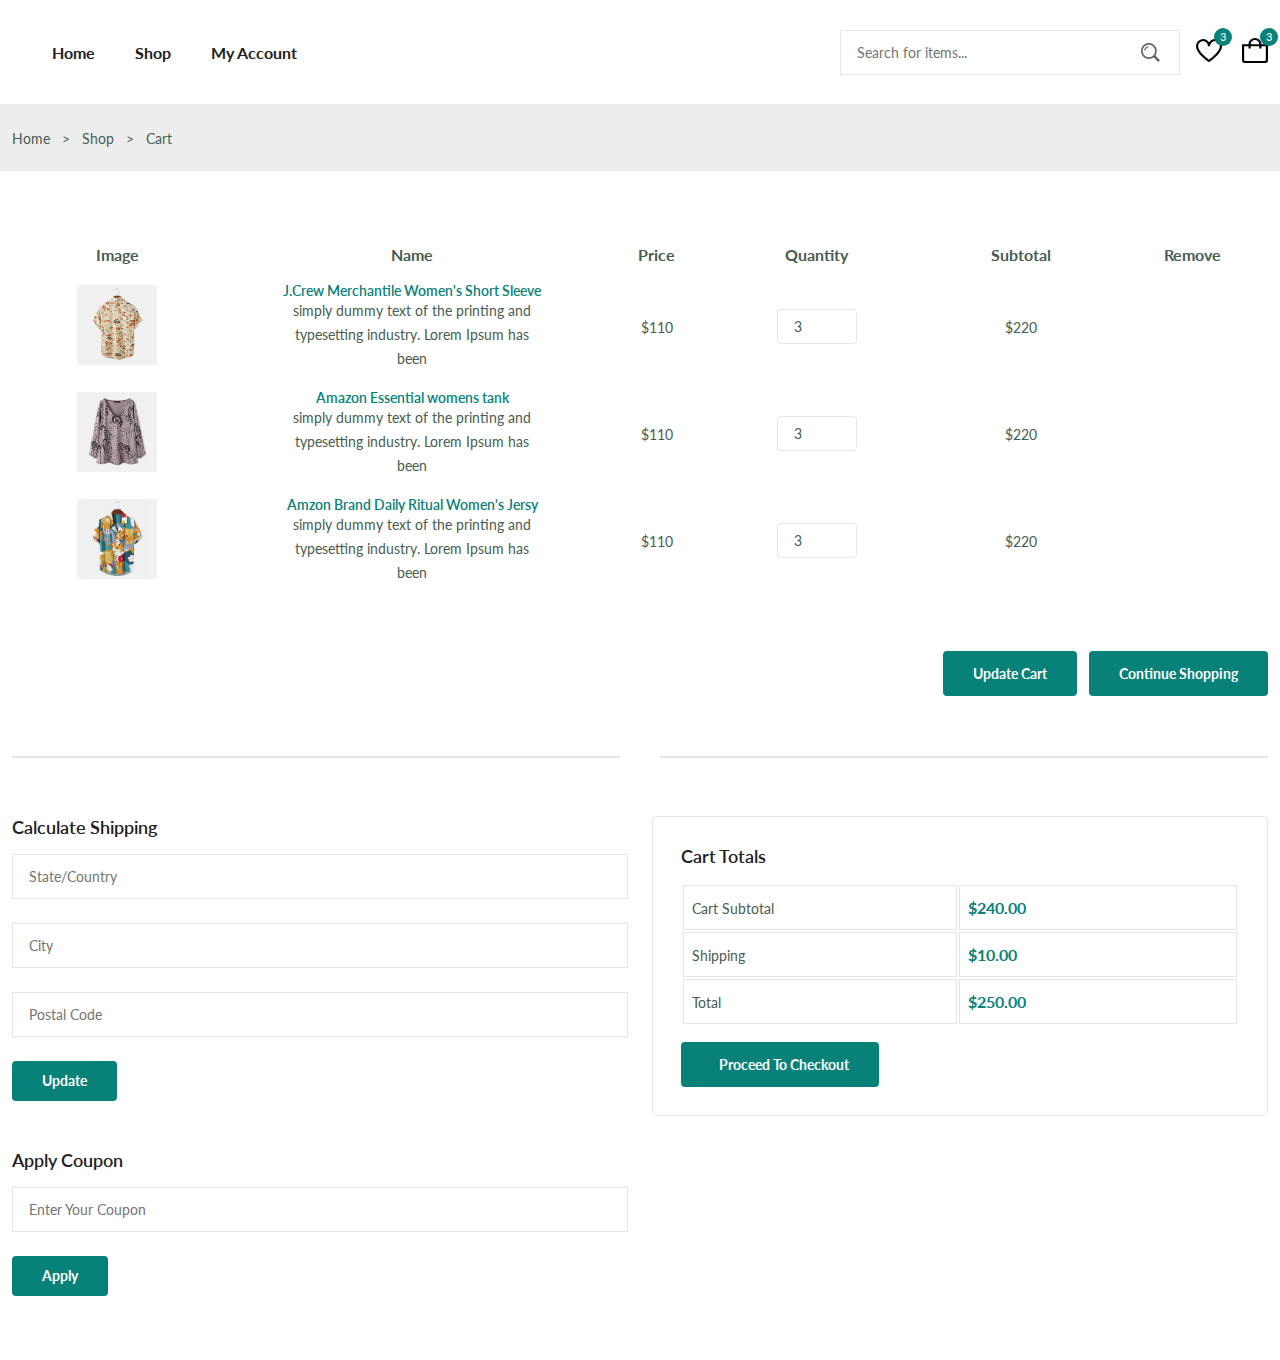
<file: shop/cart.html>
<!DOCTYPE html>
<html lang="en">
  <head>
    <meta charset="UTF-8" />
    <meta name="viewport" content="width=device-width, initial-scale=1.0" />

    <!--=============== FLATICON ===============-->
    <link rel='stylesheet' href='https://cdn-uicons.flaticon.com/2.3.0/uicons-regular-straight/css/uicons-regular-straight.css'>

    <!--=============== SWIPER CSS ===============-->
    <link rel="stylesheet" href="https://cdn.jsdelivr.net/npm/swiper@11/swiper-bundle.min.css"/>

    <!--=============== CSS ===============-->
    <link rel="stylesheet" href="assets/css/styles.css" />

    <title>Ecommerce Website</title>
  </head>
  <body>
    <!--=============== HEADER ===============-->
    <header class="header">
      <nav class="nav container">
        <div class="nav__menu" id="nav-menu">
          <ul class="nav__list">
            <li class="nav__item">
              <a href="index.html" class="nav__link">Home</a>
            </li>

            <li class="nav__item">
              <a href="shop.html" class="nav__link">Shop</a>
            </li>

            <li class="nav__item">
              <a href="accounts.html" class="nav__link">My Account</a>
            </li>
          </ul>

          <div class="header__search">
            <input type="text" placeholder="Search for items..." class="form__input">

            <button class="search__btn">
              <img src="assets/img/search.png" alt="">
            </button>
          </div>
        </div>

        <div class="header__user-actions">
          <a href="wishlist.html" class="header__action-btn">
            <img src="assets/img/icon-heart.svg" alt="">
            <span class="count">3</span>
          </a>

          <a href="cart.html" class="header__action-btn">
            <img src="assets/img/icon-cart.svg" alt="">
            <span class="count">3</span>
          </a>
        </div>
      </nav>
    </header>

    <!--=============== MAIN ===============-->
    <main class="main">
      <!--=============== BREADCRUMB ===============-->
      <section class="breadcrumb">
        <ul class="breadcrumb__list flex container">
          <li><a href="index.html" class="breadcrumb__link">Home</a></li>
          <li><span class="breadcrumb__link">></span></li>
          <li><span class="breadcrumb__link">Shop</span></li>
          <li><span class="breadcrumb__link">></span></li>
          <li><span class="breadcrumb__link">Cart</span></li>
        </ul>
      </section>

      <!--=============== CART ===============-->
      <section class="cart section--lg container">
        <div class="table__container">
          <table class="table">
            <tr>
              <th>Image</th>
              <th>Name</th>
              <th>Price</th>
              <th>Quantity</th>
              <th>Subtotal</th>
              <th>Remove</th>
            </tr>

            <tr>
              <td>
                <img src="assets/img/product-1-2.jpg" alt="" class="table__img">
              </td>

              <td>
                <h3 class="table__title">
                  J.Crew Merchantile Women's Short Sleeve
                </h3>
                <p class="table__description">
                  simply dummy text of the printing and typesetting industry. Lorem Ipsum has been
                </p>
              </td>

              <td><span class="table__price">$110</span></td>

              <td><input type="number" value="3" class="quantity"></td>

              <td><span class="table__subtotal">$220</span></td>

              <td><i class="fi fi-rs-trash table__trash"></i></td>
            </tr>

            <tr>
              <td>
                <img src="assets/img/product-7-1.jpg" alt="" class="table__img">
              </td>

              <td>
                <h3 class="table__title">
                  Amazon Essential womens tank
                </h3>
                <p class="table__description">
                  simply dummy text of the printing and typesetting industry. Lorem Ipsum has been
                </p>
              </td>

              <td><span class="table__price">$110</span></td>

              <td><input type="number" value="3" class="quantity"></td>

              <td><span class="table__subtotal">$220</span></td>

              <td><i class="fi fi-rs-trash table__trash"></i></td>
            </tr>

            <tr>
              <td>
                <img src="assets/img/product-2-1.jpg" alt="" class="table__img">
              </td>

              <td>
                <h3 class="table__title">
                  Amzon Brand Daily Ritual Women's Jersy
                </h3>
                <p class="table__description">
                  simply dummy text of the printing and typesetting industry. Lorem Ipsum has been
                </p>
              </td>

              <td><span class="table__price">$110</span></td>

              <td><input type="number" value="3" class="quantity"></td>

              <td><span class="table__subtotal">$220</span></td>

              <td><i class="fi fi-rs-trash table__trash"></i></td>
            </tr>
          </table>
        </div>

        <div class="cart__actions">
          <a href="" class="btn flex btn--md">
            <i class="fi-rs-shuffle"></i> Update Cart
          </a>

          <a href="" class="btn flex btn--md">
            <i class="fi-rs-shopping-bag"></i> Continue Shopping
          </a>
        </div>

        <div class="divider">
          <i class="fi fi-rs-fingerprint"></i>
        </div>

        <div class="cart__group grid">
          <div>
            <div class="cart__shipping">
            <h3 class="section__title">Calculate Shipping</h3>

            <form action="" class="form grid">
              <input type="text" placeholder="State/Country" class="form__input">

              <div class="form__group grid">
                <input type="text" placeholder="City" class="form__input">

                <input type="text" placeholder="Postal Code" class="form__input">
              </div>

              <div class="form__btn">
                <button class="btn flex btn--sm">
                  <i class="fi-rs-shuffle"></i> Update
                </button>
              </div>
            </form>
            </div>

            <div class="cart__coupon">
              <h3 class="section__title">Apply Coupon</h3>

              <form action="" class="coupon__form form grid ">
                <div class="form__group grid">
                  <input type="text" class="form__input" placeholder="Enter Your Coupon">

                  <div class="form__btn">
                    <button class="btn flex btn--sm">
                      <i class="fi-rs-label"></i> Apply
                    </button>
                  </div>
                </div>
              </form>
            </div>
          </div>

          <div class="cart__total">
            <h3 class="section__title">Cart Totals</h3>

            <table class="cart__total-table">
              <tr>
                <td><span class="cart__total-title">Cart Subtotal</span></td>
                <td><span class="cart__total-price">$240.00</span></td>
              </tr>

              <tr>
                <td><span class="cart__total-title">Shipping</span></td>
                <td><span class="cart__total-price">$10.00</span></td>
              </tr>

              <tr>
                <td><span class="cart__total-title">Total</span></td>
                <td><span class="cart__total-price">$250.00</span></td>
              </tr>
            </table>

            <a href="checkout.html" class="btn flex btn--md">
              <i class="fi fi-rs-box-alt"></i> Proceed To Checkout
            </a>
          </div>
        </div>
      </section>

      <!--=============== NEWSLETTER ===============-->
      <section class="newsletter"></section>
    </main>

    <!--=============== FOOTER ===============-->
    <footer class="footer"></footer>

    <!--=============== SWIPER JS ===============-->
    <script src="https://cdn.jsdelivr.net/npm/swiper@11/swiper-bundle.min.js"></script>

    <!--=============== MAIN JS ===============-->
    <script src="assets/js/main.js"></script>
  </body>
</html>
</file>
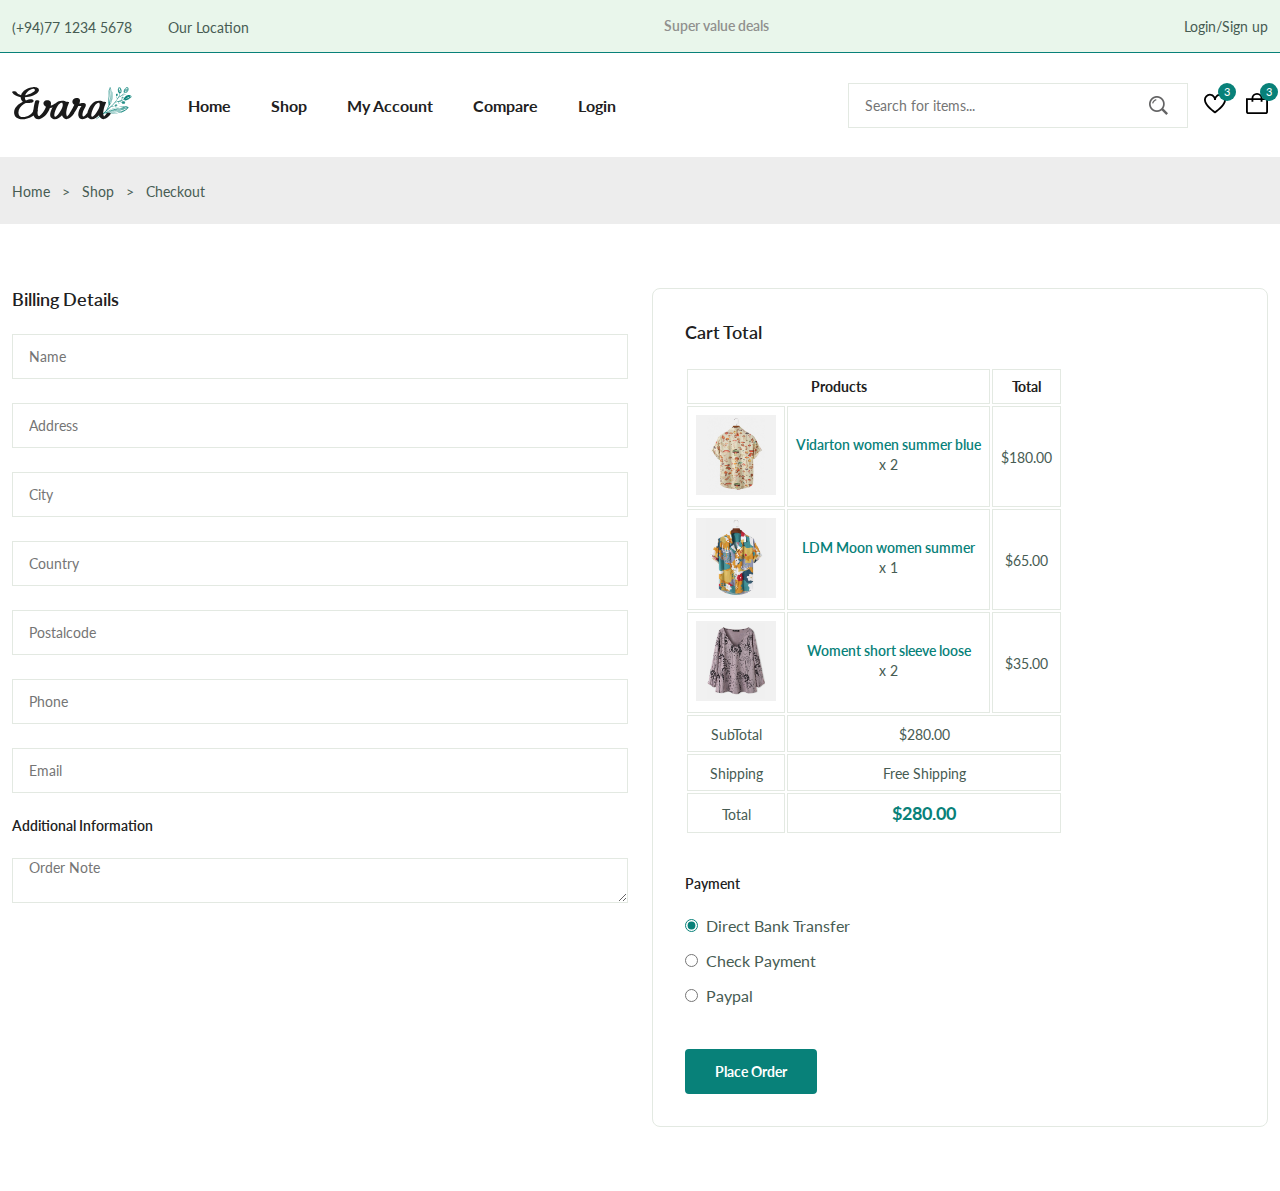
<file: shop/checkout.html>
<!DOCTYPE html>
<html lang="en">
  <head>
    <meta charset="UTF-8" />
    <meta name="viewport" content="width=device-width, initial-scale=1.0" />

    <!--=============== FLATICON ===============-->
    <link rel='stylesheet' href='https://cdn-uicons.flaticon.com/2.3.0/uicons-regular-straight/css/uicons-regular-straight.css'>

    <!--=============== SWIPER CSS ===============-->
    <link rel="stylesheet" href="https://cdn.jsdelivr.net/npm/swiper@11/swiper-bundle.min.css"/>

    <!--=============== CSS ===============-->
    <link rel="stylesheet" href="assets/css/styles.css" />

    <title>Ecommerce Website</title>
  </head>
  <body>
    <!--=============== HEADER ===============-->
    <header class="header">
      <div class="header__top">
        <div class="header__container container">
          <div class="header__contact"> 
            <span>(+94)77 1234 5678</span>

            <span>Our Location</span>
          </div>

          <p class="header__alert-news">
            Super value deals
          </p>

          <a href="login-register.html" class="header__top-action">Login/Sign up</a>
        </div>
      </div>

      <nav class="nav container">
        <a href="index.html" class="nav__logo">
          <img src="assets/img/logo.svg" alt="" class="nav__logo-img">
        </a>

        <div class="nav__menu" id="nav-menu">
          <ul class="nav__list">
            <li class="nav__item">
              <a href="index.html" class="nav__link">Home</a>
            </li>

            <li class="nav__item">
              <a href="shop.html" class="nav__link">Shop</a>
            </li>

            <li class="nav__item">
              <a href="accounts.html" class="nav__link">My Account</a>
            </li>

            <li class="nav__item">
              <a href="compare.html" class="nav__link">Compare</a>
            </li>

            <li class="nav__item">
              <a href="login-register.html" class="nav__link">Login</a>
            </li>
          </ul>

          <div class="header__search">
            <input type="text" placeholder="Search for items..." class="form__input">

            <button class="search__btn">
              <img src="assets/img/search.png" alt="">
            </button>
          </div>
        </div>

        <div class="header__user-actions">
          <a href="wishlist.html" class="header__action-btn">
            <img src="assets/img/icon-heart.svg" alt="">
            <span class="count">3</span>
          </a>

          <a href="cart.html" class="header__action-btn">
            <img src="assets/img/icon-cart.svg" alt="">
            <span class="count">3</span>
          </a>
        </div>
      </nav>
    </header>

    <!--=============== MAIN ===============-->
    <main class="main">
      <!--=============== BREADCRUMB ===============-->
      <section class="breadcrumb">
        <ul class="breadcrumb__list flex container">
          <li><a href="index.html" class="breadcrumb__link">Home</a></li>
          <li><span class="breadcrumb__link">></span></li>
          <li><span class="breadcrumb__link">Shop</span></li>
          <li><span class="breadcrumb__link">></span></li>
          <li><span class="breadcrumb__link">Checkout</span></li>
        </ul>
      </section>

      <!--=============== CHECKOUT ===============-->
      <section class="checkout section--lg">
        <div class="checkout__container container grid">
          <div class="checkout__group">
            <h3 class="section__title">Billing Details</h3>

            <form action="" class="form grid">
              <input type="text" placeholder="Name" class="form__input">

              <input type="text" placeholder="Address" class="form__input">

              <input type="text" placeholder="City" class="form__input">

              <input type="text" placeholder="Country" class="form__input">

              <input type="text" placeholder="Postalcode" class="form__input">

              <input type="text" placeholder="Phone" class="form__input">

              <input type="email" placeholder="Email" class="form__input">

              <h3 class="checkout__title">Additional Information</h3>

              <textarea name="" placeholder="Order Note" id="" cols="30" rows="10" class="form__input textarea"></textarea>
            </form>
          </div>

          <div class="checkout__group">
            <h3 class="section__title">Cart Total</h3>

            <table class="order__table">
              <tr>
                <th colspan="2">Products</th>
                <th>Total</th>
              </tr>

              <tr>
                <td>
                  <img 
                    src="assets/img/product-1-2.jpg" 
                    alt="" 
                    class="order__img"
                  />
                </td>

                <td>
                  <h3 class="table__title">Vidarton women summer blue</h3>
                  <p class="table__quantity">x 2</p>
                </td>

                <td><span class="table__price">$180.00</span></td>
              </tr>

              <tr>
                <td>
                  <img 
                    src="assets/img/product-2-1.jpg" 
                    alt="" 
                    class="order__img"
                  />
                </td>

                <td>
                  <h3 class="table__title">LDM Moon women summer</h3>
                  <p class="table__quantity">x 1</p>
                </td>

                <td><span class="table__price">$65.00</span></td>
              </tr>

              <tr>
                <td>
                  <img src="assets/img/product-7-1.jpg" alt="" class="order__img">
                </td>

                <td>
                  <h3 class="table__title">Woment short sleeve loose</h3>
                  <p class="table__quantity">x 2</p>
                </td>

                <td><span class="table__price">$35.00</span></td>
              </tr>

              <tr>
                <td><span class="order__subtitle">SubTotal</span></td>
                <td colspan="2"><span class="table__price">$280.00</span></td>
              </tr>

              <tr>
                <td><span class="order__subtitle">Shipping</span></td>
                <td colspan="2"><span class="table__price">Free Shipping</span></td>
              </tr>

              <tr>
                <td><span class="order__subtitle">Total</span></td>
                <td colspan="2"><span class="order__grand-total">$280.00</span></td>
              </tr>
            </table>

            <div class="payment__methods">
              <h3 class="checkout__title payment__title">Payment</h3>

              <div class="payment__option flex">
                <input type="radio" name="radio" checked class="payment__input">
                <label for="" class="payment__label">Direct Bank Transfer</label>
              </div>

              <div class="payment__option flex">
                <input type="radio" name="radio" class="payment__input">
                <label for="" class="payment__label">Check Payment</label>
              </div>

              <div class="payment__option flex">
                <input type="radio" name="radio" class="payment__input">
                <label for="" class="payment__label">Paypal</label>
              </div>
            </div>

            <button class="btn btn--md">Place Order</button>
          </div>
        </div>
      </section>

      <!--=============== NEWSLETTER ===============-->
      <section class="newsletter"></section>
    </main>

    <!--=============== FOOTER ===============-->
    <footer class="footer"></footer>

    <!--=============== SWIPER JS ===============-->
    <script src="https://cdn.jsdelivr.net/npm/swiper@11/swiper-bundle.min.js"></script>

    <!--=============== MAIN JS ===============-->
    <script src="assets/js/main.js"></script>
  </body>
</html>
</file>
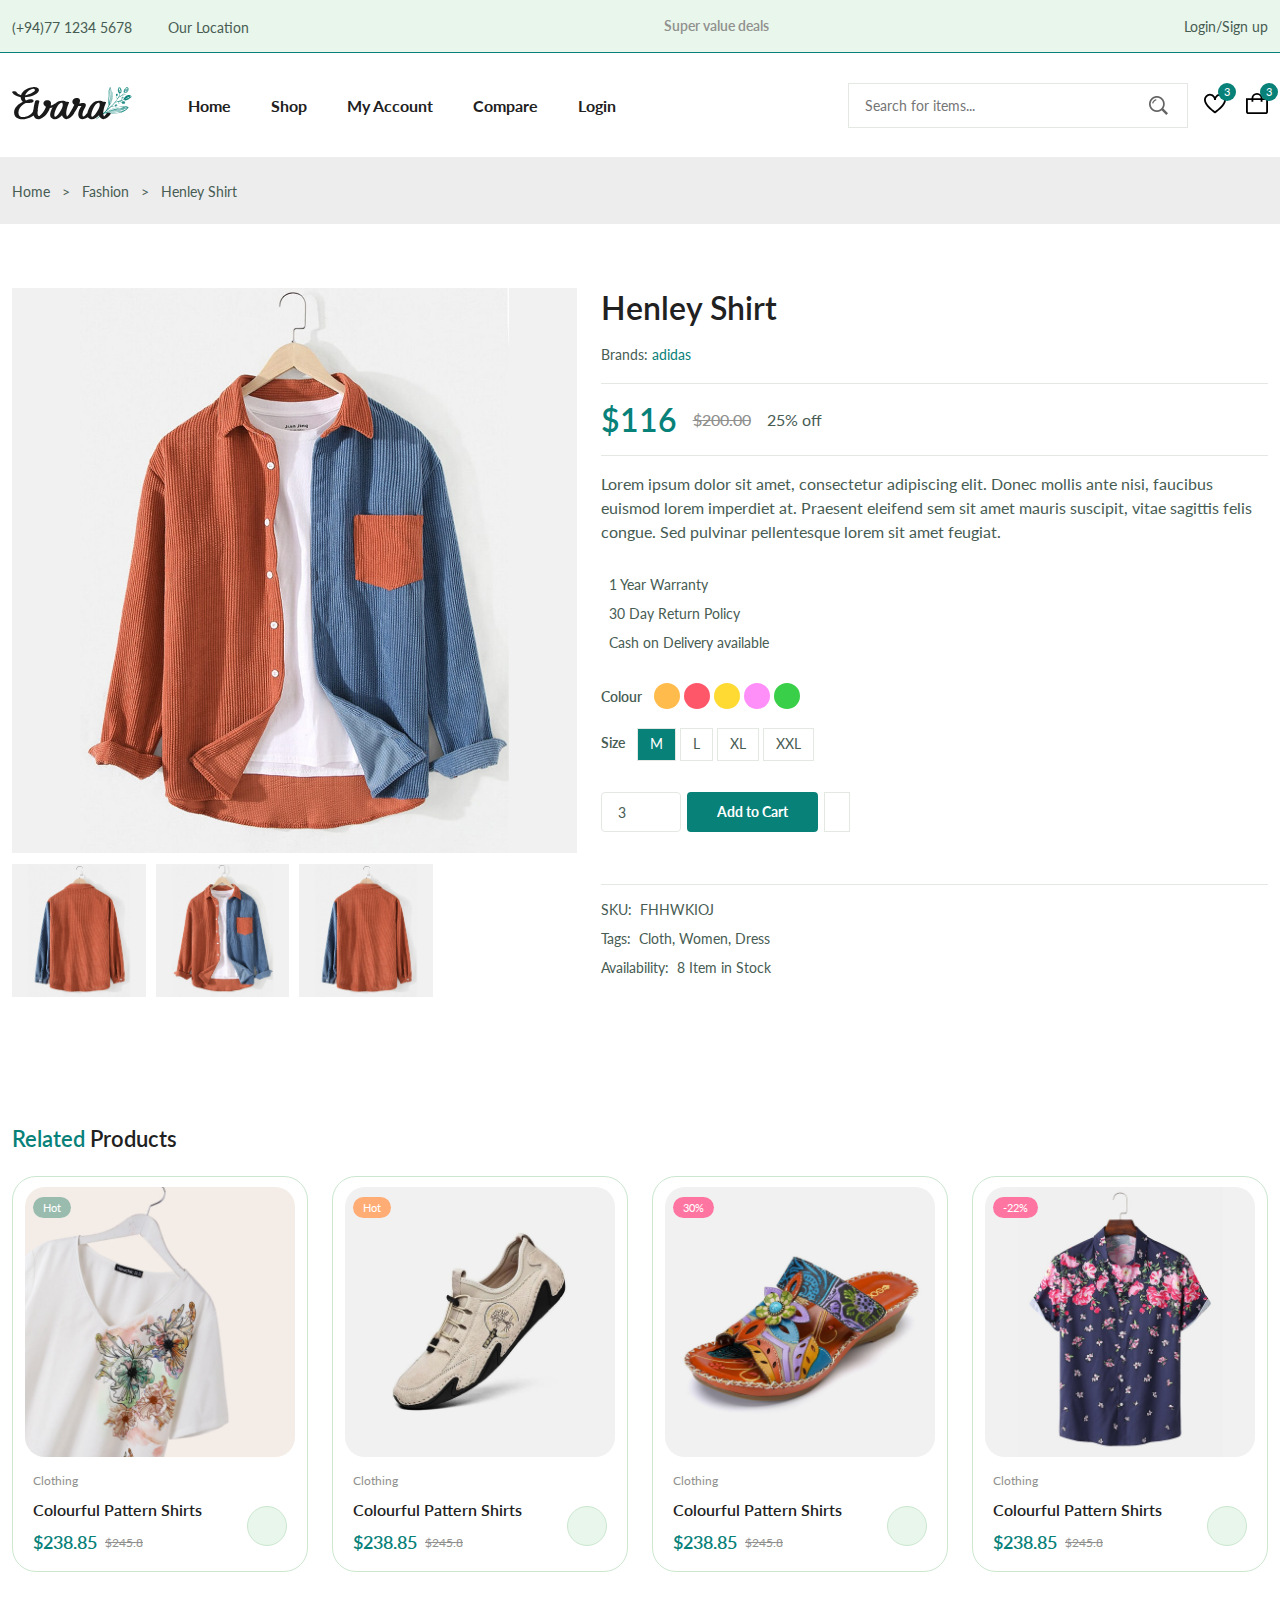
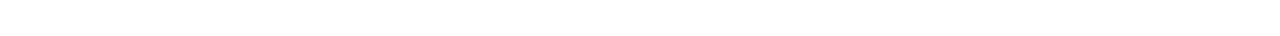
<file: shop/details.html>
<!DOCTYPE html>
<html lang="en">
  <head>
    <meta charset="UTF-8" />
    <meta name="viewport" content="width=device-width, initial-scale=1.0" />

    <!--=============== FLATICON ===============-->
    <link rel='stylesheet' href='https://cdn-uicons.flaticon.com/2.3.0/uicons-regular-straight/css/uicons-regular-straight.css'>

    <!--=============== SWIPER CSS ===============-->
    <link rel="stylesheet" href="https://cdn.jsdelivr.net/npm/swiper@11/swiper-bundle.min.css"/>

    <!--=============== CSS ===============-->
    <link rel="stylesheet" href="assets/css/styles.css" />

    <title>Ecommerce Website</title>
  </head>
  <body>
    <!--=============== HEADER ===============-->
    <header class="header">
      <div class="header__top">
        <div class="header__container container">
          <div class="header__contact"> 
            <span>(+94)77 1234 5678</span>

            <span>Our Location</span>
          </div>

          <p class="header__alert-news">
            Super value deals
          </p>

          <a href="login-register.html" class="header__top-action">Login/Sign up</a>
        </div>
      </div>

      <nav class="nav container">
        <a href="index.html" class="nav__logo">
          <img src="assets/img/logo.svg" alt="" class="nav__logo-img">
        </a>

        <div class="nav__menu" id="nav-menu">
          <ul class="nav__list">
            <li class="nav__item">
              <a href="index.html" class="nav__link">Home</a>
            </li>

            <li class="nav__item">
              <a href="shop.html" class="nav__link">Shop</a>
            </li>

            <li class="nav__item">
              <a href="accounts.html" class="nav__link">My Account</a>
            </li>

            <li class="nav__item">
              <a href="compare.html" class="nav__link">Compare</a>
            </li>

            <li class="nav__item">
              <a href="login-register.html" class="nav__link">Login</a>
            </li>
          </ul>

          <div class="header__search">
            <input type="text" placeholder="Search for items..." class="form__input">

            <button class="search__btn">
              <img src="assets/img/search.png" alt="">
            </button>
          </div>
        </div>

        <div class="header__user-actions">
          <a href="wishlist.html" class="header__action-btn">
            <img src="assets/img/icon-heart.svg" alt="">
            <span class="count">3</span>
          </a>

          <a href="cart.html" class="header__action-btn">
            <img src="assets/img/icon-cart.svg" alt="">
            <span class="count">3</span>
          </a>
        </div>
      </nav>
    </header>

    <!--=============== MAIN ===============-->
    <main class="main">
      <!--=============== BREADCRUMB ===============-->
      <section class="breadcrumb">
        <ul class="breadcrumb__list flex container">
          <li><a href="index.html" class="breadcrumb__link">Home</a></li>
          <li><span class="breadcrumb__link">></span></li>
          <li><span class="breadcrumb__link">Fashion</span></li>
          <li><span class="breadcrumb__link">></span></li>
          <li><span class="breadcrumb__link">Henley Shirt</span></li>
        </ul>
      </section>

      <!--=============== DETAILS ===============-->
      <section class="details section--lg">
        <div class="details__container container grid">
          <div class="details__group">
            <img src="assets/img/product-8-1.jpg" alt="" class="details__img">

            <div class="details__small-images grid">
              <img src="assets/img/product-8-2.jpg" alt="" class="details__small-img">

              <img src="assets/img/product-8-1.jpg" alt="" class="details__small-img">

              <img src="assets/img/product-8-2.jpg" alt="" class="details__small-img">
            </div>
          </div>

          <div class="details__group">
            <h3 class="details__title">Henley Shirt</h3>
            <p class="details__brand">Brands: <Span>adidas</Span></p>

            <div class="details__price flex">
              <span class="new__price">$116</span>
              <span class="old__price">$200.00</span>
              <span class="save__price">25% off</span>
            </div>

            <p class="short__description">
              Lorem ipsum dolor sit amet, consectetur adipiscing elit. 
              Donec mollis ante nisi, faucibus euismod lorem imperdiet at.
               Praesent eleifend sem sit amet mauris suscipit, vitae sagittis 
               felis congue. Sed pulvinar pellentesque lorem sit amet feugiat.
            </p>

            <ul class="product__list">
              <li class="list__item flex">
                <i class="fi-rs-crown"></i> 1 Year Warranty
              </li>

              <li class="list__item flex">
                <i class="fi-rs-refresh"></i> 30 Day Return Policy
              </li>

              <li class="list__item flex">
                <i class="fi-rs-credit-card"></i> Cash on Delivery available
              </li>
            </ul>

            <div class="details__color flex">
              <span class="details__color-title">Colour</span>

              <ul class="color__list">
                <li>
                  <a href="#" class="color__link" style="background-color: hsl(37, 100%, 65%);"></a>
                </li>

                <li>
                  <a href="#" class="color__link" style="background-color: hsl(353, 100%, 67%);"></a>
                </li>

                <li>
                  <a href="#" class="color__link" style="background-color: hsl(49, 100%, 60%);"></a>
                </li>

                <li>
                  <a href="#" class="color__link" style="background-color: hsl(304, 100%, 78%);"></a>
                </li>

                <li>
                  <a href="#" class="color__link" style="background-color: hsl(126, 61%, 52%);"></a>
                </li>
              </ul>
            </div>

            <div class="details__size flex">
              <span class="details__size-title">Size</span>

              <ul class="size__list">
                <li>
                  <a href="#" class="size__link size-active">M</a>
                </li>

                <li>
                  <a href="#" class="size__link">L</a>
                </li>

                <li>
                  <a href="#" class="size__link">XL</a>
                </li>

                <li>
                  <a href="#" class="size__link">XXL</a>
                </li>
              </ul>
            </div>

            <div class="details__action">
              <input type="number" class="quantity" value="3" />

              <a href="#" class="btn btn--sm">Add to Cart</a>

              <a href="#" class="details__action-btn">
                <i class="fi fi-rs-heart"></i>
              </a>
            </div>

            <ul class="details__meta">
              <li class="meta__list flex"><span>SKU:</span> FHHWKIOJ</li>
              <li class="meta__list flex"><span>Tags:</span> Cloth, Women, Dress</li>
              <li class="meta__list flex"><span>Availability:</span> 8 Item in Stock</li>
            </ul>
          </div>
        </div>
      </section>

      <!--=============== DETAILS TAB ===============-->
      <section class="details__tab"></section>

      <!--=============== PRODUCTS ===============-->
      <section class="products container section--lg">
        <h3 class="section__title"><span>Related</span> Products</h3>

        <div class="products__container grid">

          <div class="product__item">
            <div class="product__banner">
              <a href="details.html" class="product__images">
                <img src="assets/img/product-12-1.jpg" alt="" 
                class="product__img default">

                <img src="assets/img/product-12-2.jpg" alt="" 
                class="product__img hover">
              </a>

              <div class="product__actions">
                <a href="#" class="action__btn" aria-label="Quick View">
                  <i class="fi fi-rs-eye"></i>
                </a>

                <a href="#" class="action__btn" aria-label="Add To Wishlist">
                  <i class="fi fi-rs-heart"></i>
                </a>
              </div>

              <div class="product__badge light-green">Hot</div>
            </div>

            <div class="product__content">
              <span class="product__category">Clothing</span>
              <a href="details.html">
                <h3 class="product__title">Colourful Pattern Shirts</h3>
              </a>
              <div class="product__rating">
                <i class="fi fi-rs-star"></i>
                <i class="fi fi-rs-star"></i>
                <i class="fi fi-rs-star"></i>
                <i class="fi fi-rs-star"></i>
                <i class="fi fi-rs-star"></i>
              </div>
              <div class="product__price flex">
                <span class="new__price">$238.85</span>
                <span class="old__price">$245.8</span>
              </div>

              <a href="#" class="action__btn cart__btn" aria-label="Add To Cart">
                <i class="fi fi-rs-shopping-bag-add"></i>
              </a>
            </div>
          </div>

          <div class="product__item">
            <div class="product__banner">
              <a href="details.html" class="product__images">
                <img src="assets/img/product-3-1.jpg" alt="" 
                class="product__img default">

                <img src="assets/img/product-3-2.jpg" alt="" 
                class="product__img hover">
              </a>

              <div class="product__actions">
                <a href="#" class="action__btn" aria-label="Quick View">
                  <i class="fi fi-rs-eye"></i>
                </a>

                <a href="#" class="action__btn" aria-label="Add To Wishlist">
                  <i class="fi fi-rs-heart"></i>
                </a>
              </div>

              <div class="product__badge light-orange">Hot</div>
            </div>

            <div class="product__content">
              <span class="product__category">Clothing</span>
              <a href="details.html">
                <h3 class="product__title">Colourful Pattern Shirts</h3>
              </a>
              <div class="product__rating">
                <i class="fi fi-rs-star"></i>
                <i class="fi fi-rs-star"></i>
                <i class="fi fi-rs-star"></i>
                <i class="fi fi-rs-star"></i>
                <i class="fi fi-rs-star"></i>
              </div>
              <div class="product__price flex">
                <span class="new__price">$238.85</span>
                <span class="old__price">$245.8</span>
              </div>

              <a href="#" class="action__btn cart__btn" aria-label="Add To Cart">
                <i class="fi fi-rs-shopping-bag-add"></i>
              </a>
            </div>
          </div>

          <div class="product__item">
            <div class="product__banner">
              <a href="details.html" class="product__images">
                <img src="assets/img/product-10-1.jpg" alt="" 
                class="product__img default">

                <img src="assets/img/product-10-2.jpg" alt="" 
                class="product__img hover">
              </a>

              <div class="product__actions">
                <a href="#" class="action__btn" aria-label="Quick View">
                  <i class="fi fi-rs-eye"></i>
                </a>

                <a href="#" class="action__btn" aria-label="Add To Wishlist">
                  <i class="fi fi-rs-heart"></i>
                </a>
              </div>

              <div class="product__badge light-pink">30%</div>
            </div>

            <div class="product__content">
              <span class="product__category">Clothing</span>
              <a href="details.html">
                <h3 class="product__title">Colourful Pattern Shirts</h3>
              </a>
              <div class="product__rating">
                <i class="fi fi-rs-star"></i>
                <i class="fi fi-rs-star"></i>
                <i class="fi fi-rs-star"></i>
                <i class="fi fi-rs-star"></i>
                <i class="fi fi-rs-star"></i>
              </div>
              <div class="product__price flex">
                <span class="new__price">$238.85</span>
                <span class="old__price">$245.8</span>
              </div>

              <a href="#" class="action__btn cart__btn" aria-label="Add To Cart">
                <i class="fi fi-rs-shopping-bag-add"></i>
              </a>
            </div>
          </div>

          <div class="product__item">
            <div class="product__banner">
              <a href="details.html" class="product__images">
                <img src="assets/img/product-6-1.jpg" alt="" 
                class="product__img default">

                <img src="assets/img/product-6-2.jpg" alt="" 
                class="product__img hover">
              </a>

              <div class="product__actions">
                <a href="#" class="action__btn" aria-label="Quick View">
                  <i class="fi fi-rs-eye"></i>
                </a>

                <a href="#" class="action__btn" aria-label="Add To Wishlist">
                  <i class="fi fi-rs-heart"></i>
                </a>
              </div>

              <div class="product__badge light-pink">-22%</div>
            </div>

            <div class="product__content">
              <span class="product__category">Clothing</span>
              <a href="details.html">
                <h3 class="product__title">Colourful Pattern Shirts</h3>
              </a>
              <div class="product__rating">
                <i class="fi fi-rs-star"></i>
                <i class="fi fi-rs-star"></i>
                <i class="fi fi-rs-star"></i>
                <i class="fi fi-rs-star"></i>
                <i class="fi fi-rs-star"></i>
              </div>
              <div class="product__price flex">
                <span class="new__price">$238.85</span>
                <span class="old__price">$245.8</span>
              </div>

              <a href="#" class="action__btn cart__btn" aria-label="Add To Cart">
                <i class="fi fi-rs-shopping-bag-add"></i>
              </a>
            </div>
          </div>
        </div>
      </section>

      <!--=============== NEWSLETTER ===============-->
      <section class="newsletter"></section>
    </main>

    <!--=============== FOOTER ===============-->
    <footer class="footer"></footer>

    <!--=============== SWIPER JS ===============-->
    <script src="https://cdn.jsdelivr.net/npm/swiper@11/swiper-bundle.min.js"></script>

    <!--=============== MAIN JS ===============-->
    <script src="assets/js/main.js"></script>
  </body>
</html>
</file>
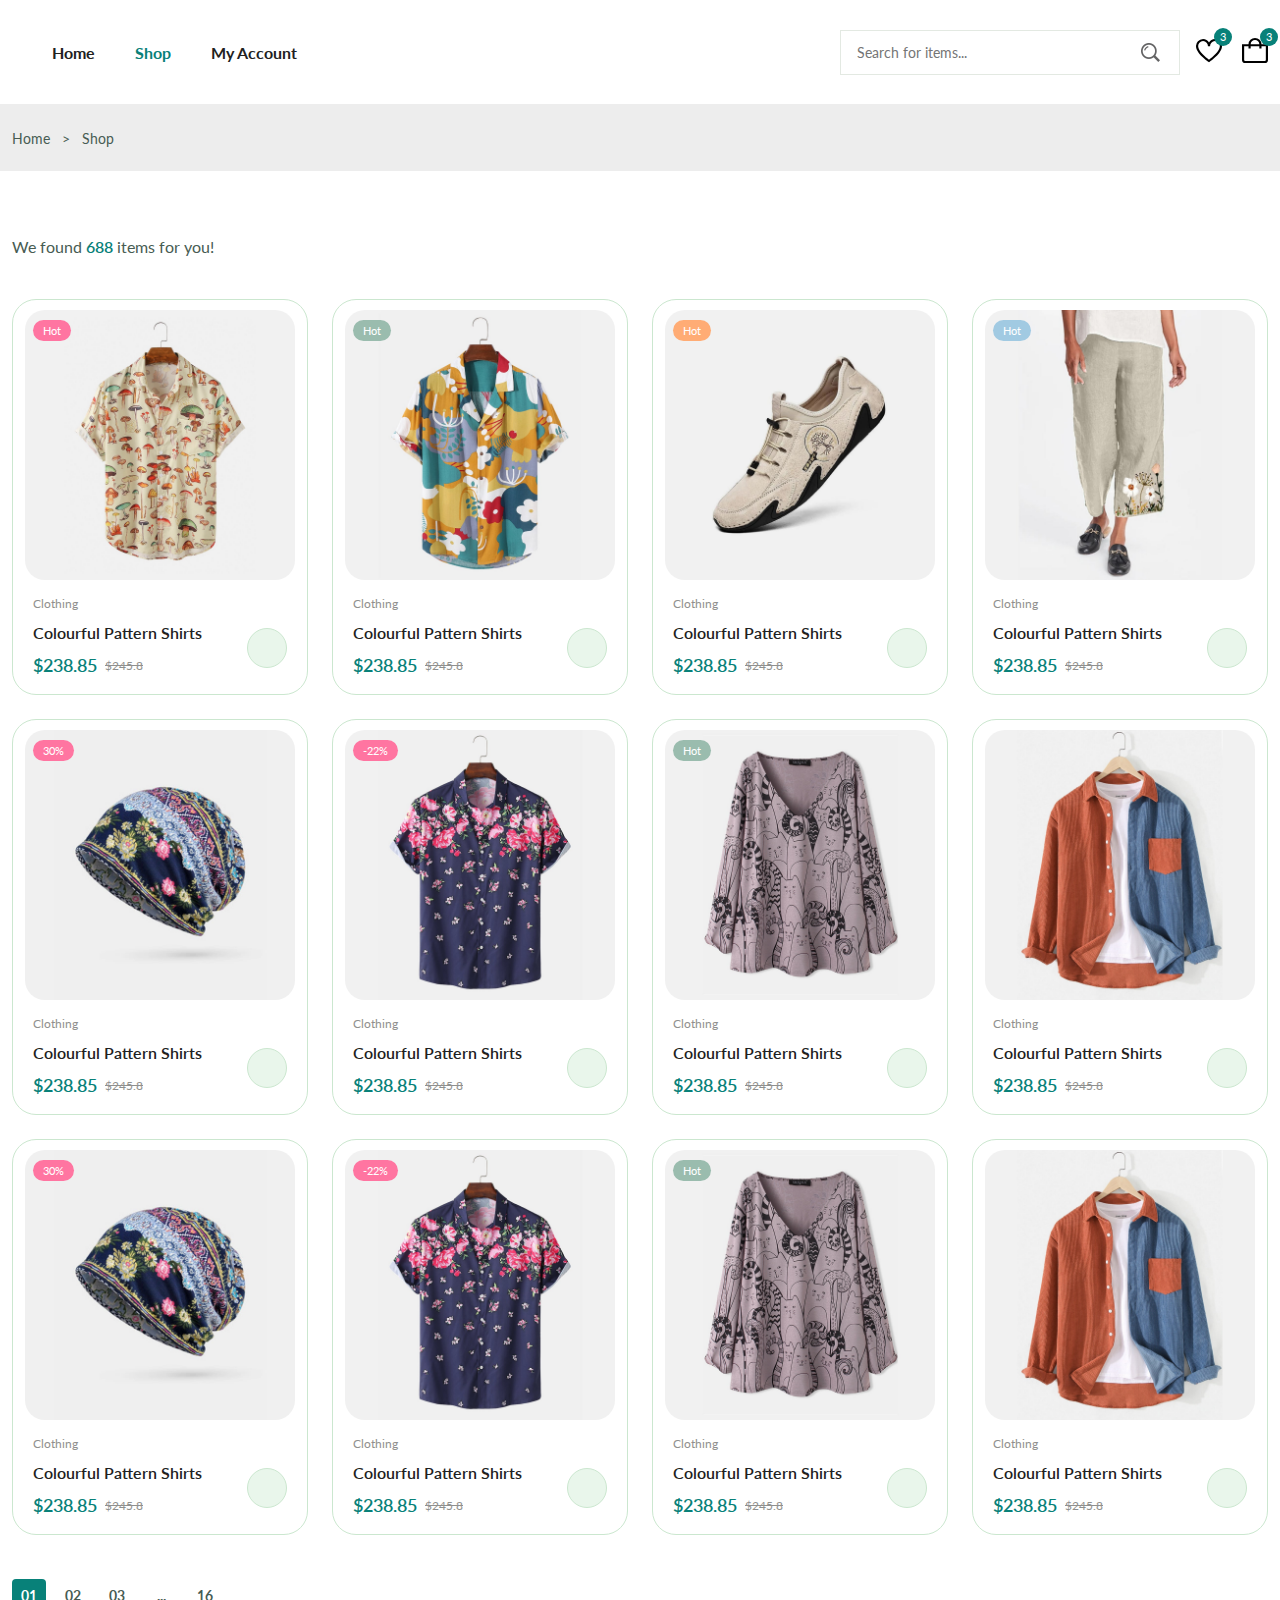
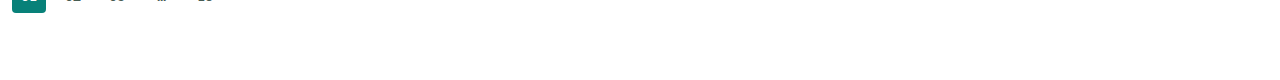
<file: shop/shop.html>
<!DOCTYPE html>
<html lang="en">
  <head>
    <meta charset="UTF-8" />
    <meta name="viewport" content="width=device-width, initial-scale=1.0" />

    <!--=============== FLATICON ===============-->
    <link rel='stylesheet' href='https://cdn-uicons.flaticon.com/2.3.0/uicons-regular-straight/css/uicons-regular-straight.css'>

    <!--=============== SWIPER CSS ===============-->
    <link rel="stylesheet" href="https://cdn.jsdelivr.net/npm/swiper@11/swiper-bundle.min.css"/>

    <!-- =============== CSS =============== -->
    <link rel="stylesheet" href="assets/css/styles.css" />

    <title>Ecommerce Website</title>
  </head>
  <body>
    <!--=============== HEADER ===============-->
    <header class="header">
      <nav class="nav container">

        <div class="nav__menu" id="nav-menu">
          <ul class="nav__list">
            <li class="nav__item">
              <a href="index.html" class="nav__link">Home</a>
            </li>

            <li class="nav__item">
              <a href="shop.html" class="nav__link active-link">Shop</a>
            </li>

            <li class="nav__item">
              <a href="accounts.html" class="nav__link">My Account</a>
            </li>
          </ul>

          <div class="header__search">
            <input type="text" placeholder="Search for items..." class="form__input">

            <button class="search__btn">
              <img src="assets/img/search.png" alt="">
            </button>
          </div>
        </div>

        <div class="header__user-actions">
          <a href="wishlist.html" class="header__action-btn">
            <img src="assets/img/icon-heart.svg" alt="">
            <span class="count">3</span>
          </a>

          <a href="cart.html" class="header__action-btn">
            <img src="assets/img/icon-cart.svg" alt="">
            <span class="count">3</span>
          </a>
        </div>
      </nav>
    </header>

    <!--=============== MAIN ===============-->
    <main class="main">
      <!--=============== BREADCRUMB ===============-->
      <section class="breadcrumb">
        <ul class="breadcrumb__list flex container">
          <li><a href="index.html" class="breadcrumb__link">Home</a></li>
          <li><span class="breadcrumb__link">></span></li>
          <li><span class="breadcrumb__link">Shop</span></li>
        </ul>
      </section>

      <!--=============== PRODUCTS ===============-->
      <section class="products section--lg container">
        <p class="total__products">We found <span>688</span> items for you!</p>

        <div class="products__container grid">
          <div class="product__item">
            <div class="product__banner">
              <a href="details.html" class="product__images">
                <img src="assets/img/product-1-1.jpg" alt="" 
                class="product__img default">

                <img src="assets/img/product-1-2.jpg" alt="" 
                class="product__img hover">
              </a>

              <div class="product__actions">
                <a href="#" class="action__btn" aria-label="Quick View">
                  <i class="fi fi-rs-eye"></i>
                </a>

                <a href="#" class="action__btn" aria-label="Add To Wishlist">
                  <i class="fi fi-rs-heart"></i>
                </a>
              </div>

              <div class="product__badge light-pink">Hot</div>
            </div>

            <div class="product__content">
              <span class="product__category">Clothing</span>
              <a href="details.html">
                <h3 class="product__title">Colourful Pattern Shirts</h3>
              </a>
              <div class="product__rating">
                <i class="fi fi-rs-star"></i>
                <i class="fi fi-rs-star"></i>
                <i class="fi fi-rs-star"></i>
                <i class="fi fi-rs-star"></i>
                <i class="fi fi-rs-star"></i>
              </div>
              <div class="product__price flex">
                <span class="new__price">$238.85</span>
                <span class="old__price">$245.8</span>
              </div>

              <a href="#" class="action__btn cart__btn" aria-label="Add To Cart">
                <i class="fi fi-rs-shopping-bag-add"></i>
              </a>
            </div>
          </div>

          <div class="product__item">
            <div class="product__banner">
              <a href="details.html" class="product__images">
                <img src="assets/img/product-2-1.jpg" alt="" 
                class="product__img default">

                <img src="assets/img/product-2-2.jpg" alt="" 
                class="product__img hover">
              </a>

              <div class="product__actions">
                <a href="#" class="action__btn" aria-label="Quick View">
                  <i class="fi fi-rs-eye"></i>
                </a>

                <a href="#" class="action__btn" aria-label="Add To Wishlist">
                  <i class="fi fi-rs-heart"></i>
                </a>
              </div>

              <div class="product__badge light-green">Hot</div>
            </div>

            <div class="product__content">
              <span class="product__category">Clothing</span>
              <a href="details.html">
                <h3 class="product__title">Colourful Pattern Shirts</h3>
              </a>
              <div class="product__rating">
                <i class="fi fi-rs-star"></i>
                <i class="fi fi-rs-star"></i>
                <i class="fi fi-rs-star"></i>
                <i class="fi fi-rs-star"></i>
                <i class="fi fi-rs-star"></i>
              </div>
              <div class="product__price flex">
                <span class="new__price">$238.85</span>
                <span class="old__price">$245.8</span>
              </div>

              <a href="#" class="action__btn cart__btn" aria-label="Add To Cart">
                <i class="fi fi-rs-shopping-bag-add"></i>
              </a>
            </div>
          </div>

          <div class="product__item">
            <div class="product__banner">
              <a href="details.html" class="product__images">
                <img src="assets/img/product-3-1.jpg" alt="" 
                class="product__img default">

                <img src="assets/img/product-3-2.jpg" alt="" 
                class="product__img hover">
              </a>

              <div class="product__actions">
                <a href="#" class="action__btn" aria-label="Quick View">
                  <i class="fi fi-rs-eye"></i>
                </a>

                <a href="#" class="action__btn" aria-label="Add To Wishlist">
                  <i class="fi fi-rs-heart"></i>
                </a>
              </div>

              <div class="product__badge light-orange">Hot</div>
            </div>

            <div class="product__content">
              <span class="product__category">Clothing</span>
              <a href="details.html">
                <h3 class="product__title">Colourful Pattern Shirts</h3>
              </a>
              <div class="product__rating">
                <i class="fi fi-rs-star"></i>
                <i class="fi fi-rs-star"></i>
                <i class="fi fi-rs-star"></i>
                <i class="fi fi-rs-star"></i>
                <i class="fi fi-rs-star"></i>
              </div>
              <div class="product__price flex">
                <span class="new__price">$238.85</span>
                <span class="old__price">$245.8</span>
              </div>

              <a href="#" class="action__btn cart__btn" aria-label="Add To Cart">
                <i class="fi fi-rs-shopping-bag-add"></i>
              </a>
            </div>
          </div>

          <div class="product__item">
            <div class="product__banner">
              <a href="details.html" class="product__images">
                <img src="assets/img/product-4-1.jpg" alt="" 
                class="product__img default">

                <img src="assets/img/product-4-2.jpg" alt="" 
                class="product__img hover">
              </a>

              <div class="product__actions">
                <a href="#" class="action__btn" aria-label="Quick View">
                  <i class="fi fi-rs-eye"></i>
                </a>

                <a href="#" class="action__btn" aria-label="Add To Wishlist">
                  <i class="fi fi-rs-heart"></i>
                </a>
              </div>

              <div class="product__badge light-blue">Hot</div>
            </div>

            <div class="product__content">
              <span class="product__category">Clothing</span>
              <a href="details.html">
                <h3 class="product__title">Colourful Pattern Shirts</h3>
              </a>
              <div class="product__rating">
                <i class="fi fi-rs-star"></i>
                <i class="fi fi-rs-star"></i>
                <i class="fi fi-rs-star"></i>
                <i class="fi fi-rs-star"></i>
                <i class="fi fi-rs-star"></i>
              </div>
              <div class="product__price flex">
                <span class="new__price">$238.85</span>
                <span class="old__price">$245.8</span>
              </div>

              <a href="#" class="action__btn cart__btn" aria-label="Add To Cart">
                <i class="fi fi-rs-shopping-bag-add"></i>
              </a>
            </div>
          </div>

          <div class="product__item">
            <div class="product__banner">
              <a href="details.html" class="product__images">
                <img src="assets/img/product-5-1.jpg" alt="" 
                class="product__img default">

                <img src="assets/img/product-5-2.jpg" alt="" 
                class="product__img hover">
              </a>

              <div class="product__actions">
                <a href="#" class="action__btn" aria-label="Quick View">
                  <i class="fi fi-rs-eye"></i>
                </a>

                <a href="#" class="action__btn" aria-label="Add To Wishlist">
                  <i class="fi fi-rs-heart"></i>
                </a>
              </div>

              <div class="product__badge light-pink">30%</div>
            </div>

            <div class="product__content">
              <span class="product__category">Clothing</span>
              <a href="details.html">
                <h3 class="product__title">Colourful Pattern Shirts</h3>
              </a>
              <div class="product__rating">
                <i class="fi fi-rs-star"></i>
                <i class="fi fi-rs-star"></i>
                <i class="fi fi-rs-star"></i>
                <i class="fi fi-rs-star"></i>
                <i class="fi fi-rs-star"></i>
              </div>
              <div class="product__price flex">
                <span class="new__price">$238.85</span>
                <span class="old__price">$245.8</span>
              </div>

              <a href="#" class="action__btn cart__btn" aria-label="Add To Cart">
                <i class="fi fi-rs-shopping-bag-add"></i>
              </a>
            </div>
          </div>

          <div class="product__item">
            <div class="product__banner">
              <a href="details.html" class="product__images">
                <img src="assets/img/product-6-1.jpg" alt="" 
                class="product__img default">

                <img src="assets/img/product-6-2.jpg" alt="" 
                class="product__img hover">
              </a>

              <div class="product__actions">
                <a href="#" class="action__btn" aria-label="Quick View">
                  <i class="fi fi-rs-eye"></i>
                </a>

                <a href="#" class="action__btn" aria-label="Add To Wishlist">
                  <i class="fi fi-rs-heart"></i>
                </a>
              </div>

              <div class="product__badge light-pink">-22%</div>
            </div>

            <div class="product__content">
              <span class="product__category">Clothing</span>
              <a href="details.html">
                <h3 class="product__title">Colourful Pattern Shirts</h3>
              </a>
              <div class="product__rating">
                <i class="fi fi-rs-star"></i>
                <i class="fi fi-rs-star"></i>
                <i class="fi fi-rs-star"></i>
                <i class="fi fi-rs-star"></i>
                <i class="fi fi-rs-star"></i>
              </div>
              <div class="product__price flex">
                <span class="new__price">$238.85</span>
                <span class="old__price">$245.8</span>
              </div>

              <a href="#" class="action__btn cart__btn" aria-label="Add To Cart">
                <i class="fi fi-rs-shopping-bag-add"></i>
              </a>
            </div>
          </div>

          <div class="product__item">
            <div class="product__banner">
              <a href="details.html" class="product__images">
                <img src="assets/img/product-7-1.jpg" alt="" 
                class="product__img default">

                <img src="assets/img/product-7-2.jpg" alt="" 
                class="product__img hover">
              </a>

              <div class="product__actions">
                <a href="#" class="action__btn" aria-label="Quick View">
                  <i class="fi fi-rs-eye"></i>
                </a>

                <a href="#" class="action__btn" aria-label="Add To Wishlist">
                  <i class="fi fi-rs-heart"></i>
                </a>
              </div>

              <div class="product__badge light-green">Hot</div>
            </div>

            <div class="product__content">
              <span class="product__category">Clothing</span>
              <a href="details.html">
                <h3 class="product__title">Colourful Pattern Shirts</h3>
              </a>
              <div class="product__rating">
                <i class="fi fi-rs-star"></i>
                <i class="fi fi-rs-star"></i>
                <i class="fi fi-rs-star"></i>
                <i class="fi fi-rs-star"></i>
                <i class="fi fi-rs-star"></i>
              </div>
              <div class="product__price flex">
                <span class="new__price">$238.85</span>
                <span class="old__price">$245.8</span>
              </div>

              <a href="#" class="action__btn cart__btn" aria-label="Add To Cart">
                <i class="fi fi-rs-shopping-bag-add"></i>
              </a>
            </div>
          </div>

          <div class="product__item">
            <div class="product__banner">
              <a href="details.html" class="product__images">
                <img src="assets/img/product-8-1.jpg" alt="" 
                class="product__img default">

                <img src="assets/img/product-8-2.jpg" alt="" 
                class="product__img hover">
              </a>

              <div class="product__actions">
                <a href="#" class="action__btn" aria-label="Quick View">
                  <i class="fi fi-rs-eye"></i>
                </a>

                <a href="#" class="action__btn" aria-label="Add To Wishlist">
                  <i class="fi fi-rs-heart"></i>
                </a>
              </div>
            </div>

            <div class="product__content">
              <span class="product__category">Clothing</span>
              <a href="details.html">
                <h3 class="product__title">Colourful Pattern Shirts</h3>
              </a>
              <div class="product__rating">
                <i class="fi fi-rs-star"></i>
                <i class="fi fi-rs-star"></i>
                <i class="fi fi-rs-star"></i>
                <i class="fi fi-rs-star"></i>
                <i class="fi fi-rs-star"></i>
              </div>
              <div class="product__price flex">
                <span class="new__price">$238.85</span>
                <span class="old__price">$245.8</span>
              </div>

              <a href="#" class="action__btn cart__btn" aria-label="Add To Cart">
                <i class="fi fi-rs-shopping-bag-add"></i>
              </a>
            </div>
          </div>

          
          <div class="product__item">
            <div class="product__banner">
              <a href="details.html" class="product__images">
                <img src="assets/img/product-5-1.jpg" alt="" 
                class="product__img default">

                <img src="assets/img/product-5-2.jpg" alt="" 
                class="product__img hover">
              </a>

              <div class="product__actions">
                <a href="#" class="action__btn" aria-label="Quick View">
                  <i class="fi fi-rs-eye"></i>
                </a>

                <a href="#" class="action__btn" aria-label="Add To Wishlist">
                  <i class="fi fi-rs-heart"></i>
                </a>
              </div>

              <div class="product__badge light-pink">30%</div>
            </div>

            <div class="product__content">
              <span class="product__category">Clothing</span>
              <a href="details.html">
                <h3 class="product__title">Colourful Pattern Shirts</h3>
              </a>
              <div class="product__rating">
                <i class="fi fi-rs-star"></i>
                <i class="fi fi-rs-star"></i>
                <i class="fi fi-rs-star"></i>
                <i class="fi fi-rs-star"></i>
                <i class="fi fi-rs-star"></i>
              </div>
              <div class="product__price flex">
                <span class="new__price">$238.85</span>
                <span class="old__price">$245.8</span>
              </div>

              <a href="#" class="action__btn cart__btn" aria-label="Add To Cart">
                <i class="fi fi-rs-shopping-bag-add"></i>
              </a>
            </div>
          </div>

          <div class="product__item">
            <div class="product__banner">
              <a href="details.html" class="product__images">
                <img src="assets/img/product-6-1.jpg" alt="" 
                class="product__img default">

                <img src="assets/img/product-6-2.jpg" alt="" 
                class="product__img hover">
              </a>

              <div class="product__actions">
                <a href="#" class="action__btn" aria-label="Quick View">
                  <i class="fi fi-rs-eye"></i>
                </a>

                <a href="#" class="action__btn" aria-label="Add To Wishlist">
                  <i class="fi fi-rs-heart"></i>
                </a>
              </div>

              <div class="product__badge light-pink">-22%</div>
            </div>

            <div class="product__content">
              <span class="product__category">Clothing</span>
              <a href="details.html">
                <h3 class="product__title">Colourful Pattern Shirts</h3>
              </a>
              <div class="product__rating">
                <i class="fi fi-rs-star"></i>
                <i class="fi fi-rs-star"></i>
                <i class="fi fi-rs-star"></i>
                <i class="fi fi-rs-star"></i>
                <i class="fi fi-rs-star"></i>
              </div>
              <div class="product__price flex">
                <span class="new__price">$238.85</span>
                <span class="old__price">$245.8</span>
              </div>

              <a href="#" class="action__btn cart__btn" aria-label="Add To Cart">
                <i class="fi fi-rs-shopping-bag-add"></i>
              </a>
            </div>
          </div>

          <div class="product__item">
            <div class="product__banner">
              <a href="details.html" class="product__images">
                <img src="assets/img/product-7-1.jpg" alt="" 
                class="product__img default">

                <img src="assets/img/product-7-2.jpg" alt="" 
                class="product__img hover">
              </a>

              <div class="product__actions">
                <a href="#" class="action__btn" aria-label="Quick View">
                  <i class="fi fi-rs-eye"></i>
                </a>

                <a href="#" class="action__btn" aria-label="Add To Wishlist">
                  <i class="fi fi-rs-heart"></i>
                </a>
              </div>

              <div class="product__badge light-green">Hot</div>
            </div>

            <div class="product__content">
              <span class="product__category">Clothing</span>
              <a href="details.html">
                <h3 class="product__title">Colourful Pattern Shirts</h3>
              </a>
              <div class="product__rating">
                <i class="fi fi-rs-star"></i>
                <i class="fi fi-rs-star"></i>
                <i class="fi fi-rs-star"></i>
                <i class="fi fi-rs-star"></i>
                <i class="fi fi-rs-star"></i>
              </div>
              <div class="product__price flex">
                <span class="new__price">$238.85</span>
                <span class="old__price">$245.8</span>
              </div>

              <a href="#" class="action__btn cart__btn" aria-label="Add To Cart">
                <i class="fi fi-rs-shopping-bag-add"></i>
              </a>
            </div>
          </div>

          <div class="product__item">
            <div class="product__banner">
              <a href="details.html" class="product__images">
                <img src="assets/img/product-8-1.jpg" alt="" 
                class="product__img default">

                <img src="assets/img/product-8-2.jpg" alt="" 
                class="product__img hover">
              </a>

              <div class="product__actions">
                <a href="#" class="action__btn" aria-label="Quick View">
                  <i class="fi fi-rs-eye"></i>
                </a>

                <a href="#" class="action__btn" aria-label="Add To Wishlist">
                  <i class="fi fi-rs-heart"></i>
                </a>
              </div>
            </div>

            <div class="product__content">
              <span class="product__category">Clothing</span>
              <a href="details.html">
                <h3 class="product__title">Colourful Pattern Shirts</h3>
              </a>
              <div class="product__rating">
                <i class="fi fi-rs-star"></i>
                <i class="fi fi-rs-star"></i>
                <i class="fi fi-rs-star"></i>
                <i class="fi fi-rs-star"></i>
                <i class="fi fi-rs-star"></i>
              </div>
              <div class="product__price flex">
                <span class="new__price">$238.85</span>
                <span class="old__price">$245.8</span>
              </div>

              <a href="#" class="action__btn cart__btn" aria-label="Add To Cart">
                <i class="fi fi-rs-shopping-bag-add"></i>
              </a>
            </div>
          </div>
        </div>

        <ul class="pagination">
          <li><a href="#" class="pagination__link active">01</a></li>
          <li><a href="#" class="pagination__link">02</a></li>
          <li><a href="#" class="pagination__link">03</a></li>
          <li><a href="#" class="pagination__link">...</a></li>
          <li><a href="#" class="pagination__link">16</a></li>
          <li>
            <a href="#" class="pagination__link icon">
              <i class="fi-rs-angle-double-small-right"></i>
            </a>
          </li>
        </ul>
      </section>

      <!--=============== NEWSLETTER ===============-->
      <section class="newsletter"></section>
    </main>

    <!--=============== FOOTER ===============-->
    <footer class="footer"></footer>

    <!--=============== SWIPER JS ===============-->
    <script src="https://cdn.jsdelivr.net/npm/swiper@11/swiper-bundle.min.js"></script>

    <!--=============== MAIN JS ===============-->
    <script src="assets/js/main.js"></script>
  </body>
</html>
</file>
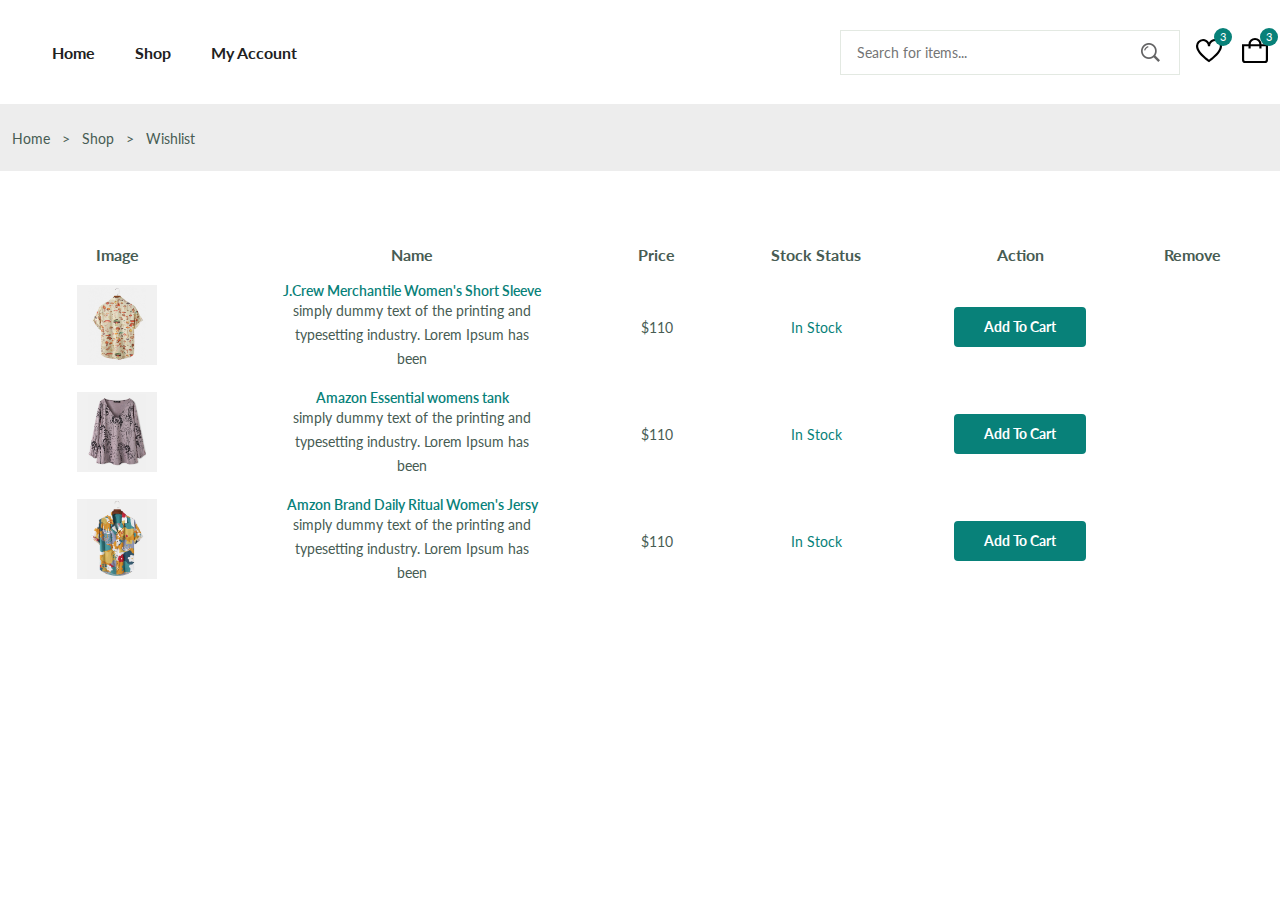
<file: shop/wishlist.html>
<!DOCTYPE html>
<html lang="en">
  <head>
    <meta charset="UTF-8" />
    <meta name="viewport" content="width=device-width, initial-scale=1.0" />

    <!--=============== FLATICON ===============-->
    <link rel='stylesheet' href='https://cdn-uicons.flaticon.com/2.3.0/uicons-regular-straight/css/uicons-regular-straight.css'>

    <!--=============== SWIPER CSS ===============-->
    <link rel="stylesheet" href="https://cdn.jsdelivr.net/npm/swiper@11/swiper-bundle.min.css"/>

    <!--=============== CSS ===============-->
    <link rel="stylesheet" href="assets/css/styles.css" />

    <title>Ecommerce Website</title>
  </head>
  <body>
    <!--=============== HEADER ===============-->
    <header class="header">
      <nav class="nav container">

        <div class="nav__menu" id="nav-menu">
          <ul class="nav__list">
            <li class="nav__item">
              <a href="index.html" class="nav__link">Home</a>
            </li>

            <li class="nav__item">
              <a href="shop.html" class="nav__link">Shop</a>
            </li>

            <li class="nav__item">
              <a href="accounts.html" class="nav__link">My Account</a>
            </li>
          </ul>

          <div class="header__search">
            <input type="text" placeholder="Search for items..." class="form__input">

            <button class="search__btn">
              <img src="assets/img/search.png" alt="">
            </button>
          </div>
        </div>

        <div class="header__user-actions">
          <a href="wishlist.html" class="header__action-btn">
            <img src="assets/img/icon-heart.svg" alt="">
            <span class="count">3</span>
          </a>

          <a href="cart.html" class="header__action-btn">
            <img src="assets/img/icon-cart.svg" alt="">
            <span class="count">3</span>
          </a>
        </div>
      </nav>
    </header>

    <!--=============== MAIN ===============-->
    <main class="main">
      <!--=============== BREADCRUMB ===============-->
      <section class="breadcrumb">
        <ul class="breadcrumb__list flex container">
          <li><a href="index.html" class="breadcrumb__link">Home</a></li>
          <li><span class="breadcrumb__link">></span></li>
          <li><span class="breadcrumb__link">Shop</span></li>
          <li><span class="breadcrumb__link">></span></li>
          <li><span class="breadcrumb__link">Wishlist</span></li>
        </ul>
      </section>

      <!--=============== WISHLIST ===============-->
      <section class="wishlist section--lg container">
        <div class="table__container">
          <table class="table">
            <tr>
              <th>Image</th>
              <th>Name</th>
              <th>Price</th>
              <th>Stock Status</th>
              <th>Action</th>
              <th>Remove</th>
            </tr>

            <tr>
              <td>
                <img src="assets/img/product-1-2.jpg" alt="" class="table__img">
              </td>

              <td>
                <h3 class="table__title">
                  J.Crew Merchantile Women's Short Sleeve
                </h3>
                <p class="table__description">
                  simply dummy text of the printing and typesetting industry. Lorem Ipsum has been
                </p>
              </td>

              <td><span class="table__price">$110</span></td>

              <td><span class="table__stock">In Stock</span></td>

              <td><a href="" class="btn btn btn--sm">Add To Cart</a></td>

              <td><i class="fi fi-rs-trash table__trash"></i></td>
            </tr>

            <tr>
              <td>
                <img src="assets/img/product-7-1.jpg" alt="" class="table__img">
              </td>

              <td>
                <h3 class="table__title">
                  Amazon Essential womens tank
                </h3>
                <p class="table__description">
                  simply dummy text of the printing and typesetting industry. Lorem Ipsum has been
                </p>
              </td>

              <td><span class="table__price">$110</span></td>

              <td><span class="table__stock">In Stock</span></td>

              <td><a href="" class="btn btn btn--sm">Add To Cart</a></td>

              <td><i class="fi fi-rs-trash table__trash"></i></td>
            </tr>

            <tr>
              <td>
                <img src="assets/img/product-2-1.jpg" alt="" class="table__img">
              </td>

              <td>
                <h3 class="table__title">
                  Amzon Brand Daily Ritual Women's Jersy
                </h3>
                <p class="table__description">
                  simply dummy text of the printing and typesetting industry. Lorem Ipsum has been
                </p>
              </td>

              <td><span class="table__price">$110</span></td>

              <td><span class="table__stock">In Stock</span></td>

              <td><a href="" class="btn btn btn--sm">Add To Cart</a></td>

              <td><i class="fi fi-rs-trash table__trash"></i></td>
            </tr>
          </table>
        </div>
      </section>

      <!--=============== NEWSLETTER ===============-->
      <section class="newsletter"></section>
    </main>

    <!--=============== FOOTER ===============-->
    <footer class="footer"></footer>

    <!--=============== SWIPER JS ===============-->
    <script src="https://cdn.jsdelivr.net/npm/swiper@11/swiper-bundle.min.js"></script>

    <!--=============== MAIN JS ===============-->
    <script src="assets/js/main.js"></script>
  </body>
</html>
</file>
<file: shop/assets/css/styles.css>
/*=============== GOOGLE FONTS ===============*/
@import url('https://fonts.googleapis.com/css2?family=Lato:wght@400;700&family=League+Spartan:wght@400;500;600;700&display=swap');

/*=============== VARIABLES CSS ===============*/
:root {
  --header-height: 4rem;

  /*========== Colors ==========*/
  /* Color mode HSL(hue, saturation, lightness) */
  --first-color: hsl(176, 88%, 27%);
  --first-color-alt: hsl(129, 44%, 94%);
  --second-color: hsl(34, 94%, 87%);
  --title-color: hsl(0, 0%, 13%);
  --text-color: hsl(154, 13%, 32%);
  --text-color-light: hsl(60, 1%, 56%);
  --body-color: hsl(0, 0%, 100%);
  --container-color: hsl(0, 0%, 93%);
  --border-color: hsl(129, 36%, 85%);
  --border-color-alt: hsl(113, 15%, 90%);

  /*========== Font and typography ==========*/
  /* .5rem = 8px | 1rem = 16px ... */
  --body-font: 'Lato', sans-serif;
  --second-font: "League Spartan", sans-serif;
  --big-font-size: 3.5rem;
  --h1-font-size: 2.75rem;
  --h2-font-size: 2rem;
  --h3-font-size: 1.75rem;
  --h4-font-size: 1.375rem;
  --large-font-size: 1.125rem;
  --normal-font-size: 1rem;
  --small-font-size: 0.875rem;
  --smaller-font-size: 0.75rem;
  --tiny-font-size: 0.6875rem;
  

  /*========== Font weight ==========*/
  --weight-400: 400;
  --weight-500: 500;
  --weight-600: 600;
  --weight-700: 700;

  /*========== Transition ==========*/
  --transition: cubic-bezier(0, 0, 0.05, 1);
}

/* Responsive typography */
@media screen and (max-width: 1200px) {
  :root {
    --big-font-size: ;
    --h1-font-size: ;
    --h2-font-size: ;
    --h3-font-size: ;
    --h4-font-size: ;
    --large-font-size: ;
    --normal-font-size: ;
    --small-font-size: ;
    --smaller-font-size: ;
    --tiny-font-size: ;
  }
}

/*=============== BASE ===============*/
* {
  margin: 0;
  padding: 0;
  box-sizing: border-box;
}

input,
textarea,
body{
  color: var(--text-color);
  font-family:var(--body-font);
  font-size: var(--normal-font-size);
  font-weight: var(--weight-400);
}

body{
  background-color: var(--body-color);
}

h1,h2,h3,h4{
  font-family: var(--second-color);
  color: var(--title-color);
  font-weight: var(--weight-600);
}

ul {
  list-style: none;
}

a {
  text-decoration: none;
}

p {
  line-height: 1.5rem;
}

img {
  max-width: 100%;
}

button,
textarea,
input {
  background-color: transparent;
  border: none;
  outline: none;
}
/*=============== REUSABLE CSS CLASSES ===============*/
.container{
  /* background-color: var(--first-color); */
  max-width: 1320px;
  margin-inline: auto;
  padding-inline: .75rem;
}

.grid{
  display: grid;
  gap: 1.5rem;
}

.section{
  padding-block: 2rem;
}

.section--lg{
  padding-block: 4rem;
}

.section__title{
  font-size: var(--h4-font-size);
  margin-bottom: 1.5rem;
}

.section__title span{
  color: var(--first-color);
}

.header__container{
  display: flex;
  align-items: center;
  justify-content: space-between;
}

.header__contact span:first-child{
  margin-right: 2rem;
}

.header__contact span,
.header__alert-news,
.header__top-action {
  font-size: var(--small-font-size);
}

.header__alert-news{
  color: var(--text-color-light);
  font-weight: var(--weight-600);
}

.form__input{
  border: 1px solid var(--border-color-alt);
  padding-inline: 1rem;
  height: 45px;
  border-radius: 0.25 rem;
  font-size: var(--small-font-size);
}

.flex{
  display: flex;
  align-items: center;
  column-gap: .5rem;
}

.new__price{
  color: var(--first-color);
  font-weight: var(--weight-600);
}

.old__price{
  color: var(--text-color-light);
  font-size: var(--smaller-font-size);
  text-decoration: line-through;
}
/*=============== HEADER & NAV ===============*/
.header__top{
  background-color: var(--first-color-alt);
  border-bottom: 1px solid var(--first-color);
  padding-block: 0.875rem;
}

.header__top-action{
  color: var(--text-color);
}

.nav, 
.nav__menu,
.nav__list,
.header__user-actions{
  display: flex;
  align-items: center;
}

.nav{
  height: calc(var(--header-height) + 2.5rem);
  justify-content: space-between;
  column-gap: 1rem;
}

.nav__logo-img{
  width: 150px;
}

.nav__menu{
  width: 100%;
  margin-left: 2.5rem;
}

.nav__list{
  column-gap: 2.5rem;
  margin-right: auto;
}

.nav__link{
  color: var(--title-color);
  font-weight: var(--weight-700);
  transition: all 0.2s var(--transition);
}

.header__search{
  width: 340px;
  position: relative;
}

.header__search .form__input{
  width: 100%;
}

.search__btn {
  position: absolute;
  top: 24%;
  right: 1.25rem;
  cursor: pointer;
}

.header__user-actions{
  column-gap: 1.25rem;
}

.header__action-btn{
  position: relative;
}

.header__action-btn img{
  width: 30px;
}

.header__action-btn .count {
  position: absolute;
  top: -0.625rem;
  right: -0.625rem;
  background-color: var(--first-color);
  color: var(--body-color);
  height: 18px;
  width: 18px;
  line-height: 18px;
  border-radius: 50%;
  text-align: center;
  font-size: var(--tiny-font-size);
}
/* Active link */
.active-link,
.nav__link:hover{
  color: var(--first-color);
}

/*=============== HOME ===============*/
.home__container{
  grid-template-columns: 5fr 7fr;
  align-items: center;
}

.home__subtitle,
.home__description{
  font-size: var(--large-font-size);
}

.home__subtitle{
  font-family: var(--second-color);
  font-weight: var(--weight-600);
  margin-bottom: 1rem;
  display: block;
}

.home__title{
  font-size: var(--h1-font-size);
  font-weight: var(--weight-700);
  line-height: 1.4;
}

.home__title span{
  color: var(--first-color);
  font-size: var(--big-font-size);
}

.home__description{
  margin-block: .5rem 2rem;
}

.home__img{
  justify-self: flex-end;
}
/*=============== BUTTONS ===============*/
.btn{
  display: inline-block;
  background-color: var(--first-color);
  border: 2px solid var(--first-color);
  color: var(--body-color);
  padding-inline: 1.75rem;
  height: 49px;
  line-height: 49px;
  border-radius: .25rem;
  font-family: var(--second-color);
  font-size: var(--small-font-size);
  font-weight: var(--weight-700);
  transition: all 0.4s var(--transition);
}

.btn:hover{
  background-color: transparent;
  color: var(--first-color);
}

.btn--md,
.btn--sn{
  font-family: var(--body-font);
}

.btn--md{
  height: 45px;
  line-height: 42px;
}

.btn--sm{
  height: 40px;
  line-height: 36px;
}
/*=============== CATEGORIES ===============*/
.categories{
  overflow: hidden;
}

.category__item{
  text-align: center;
  border: 1px solid var(--border-color);
  padding: 0.625rem 0.625rem 1.25rem;
  border-radius: 1.25rem;
}

.category__img{
  border-radius: .75rem;
  margin-bottom: 1.25rem;
}

.category__title{
  color: var(--text-color);
  font-size: var(--small-font-size);
}
/* Swiper class */
.swiper-button-next::after,
.swiper-button-prev::after{
  content: '';
}

.swiper{
  overflow: initial;
}

.swiper-button-next,
.swiper-button-prev{
  top: -1.875rem;
  background-color: var(--first-color-alt);
  border: 1px solid var(--border-color);
  width: 30px;
  height: 30px;
  border-radius: 50%;
  color: var(--first-color);
  font-size: var(--tiny-font-size);
}

.swiper-button-prev{
  left: initial;
  right: 2.5rem;
}

.swiper-button-next{
  right: 0;
}
/*=============== PRODUCTS ===============*/
.tab__btns{
  display: flex;
  column-gap: 0.75rem;
  margin-bottom: 2rem;
}

.tab__btn{
  background-color: var(--container-color);
  color: var(--title-color);
  padding: 1rem 1.25rem 0.875rem;
  border-radius: var(--small-font-size);
  font-family: var(--normal-font-size);
  font-size: var(--small-font-size);
  font-weight: var(--weight-600);
  cursor: pointer;
}

.products__container{
  grid-template-columns: repeat(4, 1fr);
}

.product__item{
  border: 1px solid var(--border-color);
  border-radius: 1.5rem;
  transition: all 0.2s var(--transition);
}

.product__banner{
  padding: 0.625rem 0.75rem 0.75rem;
}

.product__banner,
.product__images{
  position: relative;
}

.product__img.hover{
  position: absolute;
  top: 0;
  left: 0;
}

.product__images{
  display: block;
  overflow: hidden;
  border-radius: 1.25rem;
}

.product__img{
  vertical-align: middle;
  transition: all 1.5s var(--transition);
}

.product__item:hover .product__img{
  transform: scale(1.1);
}

.product__actions{
  position: absolute;
  top: 50%;
  left: 50%;
  transform: translate(-50%, -50%);
  display: flex;
  column-gap: 0.5rem;
  transition: all 0.2s var(--transition);
}

.action__btn{
  width: 40px;
  height: 40px;
  line-height: 42px;
  text-align: center;
  border-radius: 50%;
  background-color: var(--first-color-alt);
  border: 1px solid var(--border-color);
  color: var(--text-color);
  font-size: var(--small-font-size);
  position: relative;
}

.action__btn::before,
.action__btn::after{
  position: absolute;
  left: 50%;
  transform: translateX(-50%);
  transition: all 0.3s cubic-bezier(0.71, 1.7, 0.77, 1.24);
}

.action__btn::before{
  content: '';
  top: -2px;
  border: .5rem solid transparent;
  border-top-color: var(--first-color);
}

.action__btn::after{
  content: attr(aria-label);
  bottom: 100%;
  background-color: var(--first-color);
  color: var(--body-color);
  font-size: var(--tiny-font-size);
  white-space: nowrap;
  padding-inline: 0.625rem;
  border-radius: 0.25rem;
  line-height: 2.58;
}

.product__badge{
  position: absolute;
  left: 1.25rem;
  top: 1.25rem;
  background-color: var(--first-color);
  color: var(--body-color);
  padding: .25rem .625rem;
  border-radius: 2.5rem;
  font-size: var(--tiny-font-size);
}

.product__badge.light-pink{
  background-color: hsl(341, 100%, 73%);
}

.product__badge.light-green{
  background-color: hsl(155, 20%, 67%);
}

.product__badge.light-orange{
  background-color: hsl(24, 100%, 73%);
}

.product__badge.light-blue{
  background-color: hsl(202, 53%, 76%);
}

.product__content{
  padding: 0 1.25rem 1.125rem;
  position: relative;
}

.product__category{
  color: var(--text-color-light);
  font-size: var(--smaller-font-size);
}

.product__title{
  font-size: var(--normal-font-size);
  margin-block: 0.75rem 0.5rem;
}

.product__rating{
  color: hsl(42, 100%, 50%);
  font-size: var(--smaller-font-size);
  margin-bottom: 0.75rem;
}

.product__price .new__price{
  font-size: var(--large-font-size);
}

.cart__btn{
  position: absolute;
  bottom: 1.6rem;
  right: 1.25rem;
}
/* Active Tab */
.tab__btn.active-tab{
  color: var(--first-color);
  background-color: var(--second-color);
}

.tab__item:not(.active-tab){
  display: none;
}

/* Product Hover */
.product__img.hover,
.product__actions,
.action__btn::before,
.action__btn::after,
.product__item:hover .product__img.default {
  opacity: 0;
}

.product__item:hover .product__img.hover,
.product__item:hover .product__actions,
.action__btn:hover::before,
.action__btn:hover::after{
  opacity: 1;
}

.action__btn:hover::before,
.action__btn:hover::after{
  transform: translateX(-50%) translateY(-0.5rem);
}

.action__btn:hover{
  background-color: var(--first-color);
  border-color: var(--first-color);
  color: var(--body-color);
}

.product__item:hover{
  box-shadow: 0 0 10px hsla(0, 0%, 0%, 0.1);
}

/*=============== DEALS ===============*/

/*=============== NEW ARRIVALS ===============*/

/*=============== SHOWCASE ===============*/

/*=============== NEWSLETTER ===============*/

/*=============== FOOTER ===============*/

/*=============== BREADCRUMBS ===============*/
.breadcrumb{
  background-color: var(--container-color);
  padding-block: 1.5rem;
}

.breadcrumb__list{
  column-gap: 0.75rem;
}

.breadcrumb__link {
  color: var(--text-color);
  font-size: var(--small-font-size);
}
/*=============== SHOP ===============*/
.total__products{
  margin-bottom: 2.5rem;
}

.total__products span{
  color: var(--first-color);
  font-weight: var(--weight-600);
}

.pagination{
  display: flex;
  column-gap: 0.625rem;
  margin-top: 2.75rem;
}

.pagination__link{
  display: inline-block;
  width: 34px;
  height: 34px;
  line-height: 34px;
  text-align: center;
  border-radius: .25rem;
  color: var(--text-color);
  font-size: var(--small-font-size);
  font-weight: var(--weight-700);
  transition: all 0.15s var(--transition);
}

.pagination__link.active,
.pagination__link:hover {
  background-color: var(--first-color);
  color: var(--body-color);
}

.pagination__link.icon {
  border-top-right-radius: 50%;
  border-bottom-right-radius: 50%;
}
/*=============== DETAILS ===============*/
.details__container{
  grid-template-columns: 5.5fr 6.5fr;
}

.details__img{
  margin-bottom: 0.5rem;
}

.details__small-images{
  grid-template-columns: repeat(4, 1fr);
  column-gap: .625rem;
}

.details__small-img{
  cursor: pointer;
}

.details__title{
  font-size: var(--h2-font-size);
}

.details__brand{
  font-size: var(--small-font-size);
  margin-block: 1rem;
}

.details__brand span{
  color: var(--first-color);
}

.details__price{
  border-top: 1px solid var(--border-color-alt);
  border-bottom: 1px solid var(--border-color-alt);
  padding-block: 1rem;
  column-gap: 1rem;
}

.details__price .new__price{
  font-size: var(--h2-font-size);
}

.details__price .old__price{
  font-size: var(--normal-font-size);
  font-weight: var(--weight-500);
}

.short__description{
  margin-block: 1rem 2rem;
}

.list__item,
.meta__list{
  font-size: var(--small-font-size);
  margin-bottom: .75rem;
}

.details__color,
.details__size{
  column-gap: 0.75rem;
}

.details__color{
  margin-block: 2rem 1.5rem;
}

.details__size{
  margin-bottom: 2.5rem;
}

.details__color-title,
.details__size-title{
  font-size: var(--small-font-size);
  font-weight: var(--weight-600);
}

.color__list,
.size__list{
  display: flex;
  column-gap: .25rem;
}

.color__link{
  width: 26px;
  height: 26px;
  border-radius: 50%;
  display: block;
}

.size__link{
  border: 1px solid var(--border-color-alt);
  padding: 0.375rem 0.75rem 0.5rem;
  color: var(--text-color);
  font-size: var(--small-font-size);
}

.size-active{
  background-color: var(--first-color);
  color: var(--body-color);
}

.details__action{
  display: flex;
  column-gap: 0.375rem;
  margin-bottom: 3.25rem;
}

.quantity,
.details__action-btn{
  border: 1px solid var(--border-color-alt);
  font-size: var(--small-font-size);
}

.quantity{
  max-width: 80px;
  padding-block: 0.5rem;
  padding-inline: 1rem 0.5rem;
  border-radius: .25rem;
}

.details__action-btn{
  color: var(--text-color);
  line-height: 40px;
  padding-inline: 0.75rem;
}

.details__meta{
  border-top: 1px solid var(--border-color-alt);
  padding-top: 1rem;
}
/*=============== DETAILS INFO & REVIEWS ===============*/

/*=============== CART ===============*/
.table__container{
  overflow-x: auto;
}

.table{
table-layout: fixed;
margin-bottom: 2rem;
}

.table tr{
  border-top: 1px solid var(--border-color-alt);
}

.table tr:last-child{
  border-bottom: 1px solid var(--border-color-alt);
}

.table tr th:nth-child(1),
.table tr td:nth-child(1){
  width: 216px;
}

.table tr th:nth-child(2),
.table tr td:nth-child(2){
  width: 400px;
}

.table tr th:nth-child(3),
.table tr td:nth-child(3){
  width: 108px;
}

.table tr th:nth-child(4),
.table tr td:nth-child(4){
  width: 220px;
}

.table tr th:nth-child(5),
.table tr td:nth-child(5){
  width: 200px;
}

.table tr th:nth-child(6),
.table tr td:nth-child(6){
  width: 152px;
}

.table__img{
  width: 80px;
}

.table tr th,
.table tr td{
  padding: 0.5rem;
  text-align: center;
}

.table__title,
.table__description,
.table__price,
.table__subtotal,
.table__trash,
.table__stock{
  font-size: var(--small-font-size);
}

.table__title,
.table__stock{
  color: var(--first-color);
}

.table__description{
  max-width: 250px;
  margin-inline: auto;
}

.table__trash{
  color: var(--text-color-light);
}

.cart__actions{
  display: flex;
  justify-content: flex-end;
  gap: 0.75rem;
  margin-top: 1.5rem;
}

.divider{
  position: relative;
  text-align: center;
  margin-block: 3rem;
}

.divider::before{
  content: '';
  position: absolute;
  top: 50%;
  left: 0;
  width: 100%;
  border-top: 2px solid var(--border-color-alt);
}

.divider i{
  color: var(--text-color-light);
  background-color: var(--body-color);
  font-size: 1.25rem;
  padding-inline: 1.25rem;
  position: relative;
  z-index: 10;
}

.cart__group{
  grid-template-columns: repeat(2, 1fr);
  align-items: flex-start;
}

.cart__shipping .section__title,
.cart__coupon .section__title,
.cart__total .section__title{
  font-size: var(--large-font-size);
  margin-bottom: 1rem;
}

.cart__coupon{
  margin-top: 3rem;
}

.coupon__form .form__group{
  align-items: center;
}

.cart__total{
  border: 1px solid var(--border-color-alt);
  border-radius: 0.25rem;
  padding: 1.75rem;
}

.cart__total-table{
  margin-bottom: 1rem;
}

.cart__total-table tr td{
  border: 1px solid var(--border-color-alt);
  padding: 0.75rem 0.5rem;
  width: 50rem;
}

.cart__total-title{
  font-size: var(--small-font-size);
}

.cart__total-price{
  color: var(--first-color);
  font-weight: var(--weight-700);
}

.cart__total .btn{
  display: inline-flex;
}
/*=============== CART OTHERS ===============*/

/*=============== WISHLIST ===============*/

/*=============== CHECKOUT ===============*/
.checkout__container{
  grid-template-columns: repeat(2, 1fr);
}

.checkout__group:nth-child(2){
  border: 1px solid var(--border-color-alt);
  padding: 2rem;
  border-radius: .5rem;
}

.checkout__group .section__title{
  font-size: var(--large-font-size);
}

.checkout__title{
  font-size: var(--small-font-size);
}

.order__table tr th,
.order__table tr td{
  border: 1px solid var(--border-color-alt);
  padding: .5rem;
  text-align: center;
}

.order__table tr th{
  color: var(--title-color);
  font-size: var(--small-font-size);
}

.order__img{
  width: 80px;
}

.table__quantity,
.order__subtitle{
  font-size: var(--small-font-size);
}

.order__grand-total{
  color: var(--first-color);
  font-size: var(--large-font-size);
  font-weight: var(--weight-700);
}

.payment__methods{
  margin-block: 2.5rem 2.75rem;
}

.payment__title{
  margin-bottom: 1.5rem;
}

.payment__option{
  margin-bottom: 1rem;
}

.payment__input{
  accent-color: var(--first-color);
}

.payment__labal{
  font-size: var(--small-font-size);
}
/*=============== COMPARE ===============*/

/*=============== LOGIN & REGISTER ===============*/

/*=============== ACCOUNTS ===============*/

/*=============== BREAKPOINTS ===============*/
/* For large devices */
@media screen and (max-width: 1400px) {
}

@media screen and (max-width: 1200px) {
}

/* For medium devices */
@media screen and (max-width: 992px) {
}

@media screen and (max-width: 768px) {
}

/* For small devices */
@media screen and (max-width: 576px) {
}

@media screen and (max-width: 350px) {
}
</file>
<file: Contactus/Contactus.css>
* {
    box-sizing: border-box;
    padding: 0;
    margin: 0;
}

body {
    font-family: 'josefin sans', sans-serif;
    line-height: 1.5;
    background-color: #f7eedd;
}

.contact-bg {
    height: 40vh;
    background-color: #1ca38c;
    background-position: 50% 100%;
    background-repeat: no-repeat;
    background-attachment: fixed;
    text-align: center;
    color: #fff;
    display: flex;
    flex-direction: column;
    justify-content: center;
    align-items: center;
}

.contact-bg h3 {
    font-size: 18.72px;
    font-weight: 400;
}

.contact-bg h2 {
    font-size: 48px;
    text-transform: uppercase;
    padding: 7.68px 0;
    letter-spacing: 4px;
}

.line div {
    margin: 0 1.28px;
}

.line div:nth-child(1),
.line div:nth-child(3) {
    height: 3px;
    width: 70px;
    background: #f7eedd;
    border-radius: 5px;
}

.line {
    display: flex;
    align-items: center;
}

.line div:nth-child(2) {
    width: 10px;
    height: 10px;
    background: #f7eedd;
    border-radius: 50%;
}

.text {
    font-weight: 300;
    opacity: 0.9;
}

.contact-bg .text {
    margin: 25.6px 0;
}

.contact-body {
    max-width: 1320px;
    margin: 0 auto;
    padding: 0 16px;
}

.contact-info {
    margin: 32px 0;
    text-align: center;
    padding: 32px 0;
}

.contact-info span {
    display: block;
}

.contact-info div {
    margin: 12.8px 0;
    padding: 16px;
}

.contact-info span .fas {
    font-size: 32px;
    padding-bottom: 14.4px;
    color: #1ca38c;
}

.contact-info div span:nth-child(2) {
    font-weight: 500;
    font-size: 17.6px;
}

.contact-info .text {
    padding-top: 6.4px;
}

.contact-form {
    padding: 32px 0;
    border-top: 1px solid #c7c7c7;
}

.contact-form form {
    padding-bottom: 12.8px;
}

.form-control {
    width: 100%;
    border: 1.5px solid #1ca38c;
    border-radius: 5px;
    padding: 11.2px;
    margin: 9.6px 0;
    font-family: 'josefin sans', sans-serif;
    font-size: 16px;
    outline: 0;
    background-color: #f7eedd;
}

.form-control:focus {
    box-shadow: 0 0 6px -3px rgba(48, 48, 48, 1);
}

.contact-form form div {
    display: grid;
    grid-template-columns: repeat(2, 1fr);
    column-gap: 9.6px;
}

.send-btn {
    font-family: 'josefin sans', sans-serif;
    font-size: 16px;
    text-transform: uppercase;
    color: #1ca38c;
    background: #f7eedd;
    border: 2px solid transparent;
    border-radius: 5px;
    padding: 11.2px 24px;
    cursor: pointer;
    transition: all 0.4s ease;
    border-color: #1ca38c;
}

.send-btn:hover {
    border-color: #a0c0bb;
    color: #a0c0bb;
}

.map {
    border: #000;
    border-radius: 0 30px 0 30px;
    overflow: hidden;
    border: 2px solid #1ca38c;
}

.map {
    margin: 0 auto;
    width: 80%;
    height: 100%;
}

h4 {
    font-size: 40px;
    color: #1ca38c;
    font-weight: bold;
    margin-bottom: 30px;
}

@media screen and (min-width: 768px) {
    .contact-bg .text {
        width: 70%;
        margin-left: auto;
        margin-right: auto;
    }
    .contact-info {
        display: grid;
        grid-template-columns: repeat(2, 1fr);
    }
}

@media screen and (min-width: 992px) {
    .contact-bg .text {
        width: 50%;
    }
    .contact-form {
        display: grid;
        grid-template-columns: repeat(2, 1fr);
        align-items: center;
    }
}

@media screen and (min-width: 1200px) {
    .contact-info {
        grid-template-columns: repeat(4, 1fr);
    }
}

.navv {
    display: flex;
    width: 100%;
    justify-content: space-around;
    background: #1ca38c;
    position: fixed;
    max-height: 100px;
    top: 0;
    z-index: 9999;
}

.navv #logo {
    color: #fff;
    font-size: 3em;
    font-weight: 800;
    text-decoration: none;
    letter-spacing: 2px;
    margin: auto 0;
}

.navv ul {
    display: flex;
    list-style: none;
    margin: auto 0;
}

.navv ul li a {
    position: relative;
    display: block;
    font-size: 1.5em;
    padding: 25px 45px;
    color: #fff;
    text-decoration: none;
    text-transform: capitalize;
}

.navv ul ul li a::before {
    position: absolute;
    content: '';
    height: 4px;
    width: 0%;
    background-color: #fff;
    left: 0;
    bottom: 0;
    transition: 0.3s ease;
}

.navv ul li:hover a::before {
    width: 100%;
}

.navv ul li:hover a {
    background-color: rgba(255, 255, 255, 0.2);
}

.logo2 {
    max-width: 140px;
    max-height: fit-content;
    margin-top: 15px;
    margin-left: 1px;
    display: flex;
}

.flex {
    /*Flexbox for containers*/
    display: block;
    justify-content: center;
    align-items: center;
    text-align: center;
}

.waves {
    position: relative;
    width: 100%;
    height: 15vh;
    margin-bottom: -7px;
    /*Fix for safari gap*/
    min-height: 100px;
    max-height: 150px;
}

.contentss {
    position: relative;
    text-align: center;
    background-color: #1ca38a;
    Width: 100%;
}


/* Animation */

.parallax>use {
    animation: move-forever 25s cubic-bezier(0.55, 0.5, 0.45, 0.5) infinite;
}

.parallax>use:nth-child(1) {
    animation-delay: -2s;
    animation-duration: 7s;
}

.parallax>use:nth-child(2) {
    animation-delay: -3s;
    animation-duration: 10s;
}

.parallax>use:nth-child(3) {
    animation-delay: -4s;
    animation-duration: 13s;
}

.parallax>use:nth-child(4) {
    animation-delay: -5s;
    animation-duration: 20s;
}

@keyframes move-forever {
    0% {
        transform: translate3d(-90px, 0, 0);
    }
    100% {
        transform: translate3d(85px, 0, 0);
    }
}


/* /* Shrinking for mobile */

@media (max-width: 768px) {
    .waves {
        height: 40px;
        min-height: 40px;
    }
    .contentss {
        height: 30vh;
    }
    h1 {
        font-size: 24px;
    }
}

.footer {
    width: 100%;
}

.footerContainer {
    width: 100%;
    padding: 70px 30px 20px;
}

.socialIcons {
    display: flex;
    justify-content: center;
}

.socialIcons a {
    text-decoration: none;
    padding: 10px;
    background-color: white;
    margin: 10px;
    border-radius: 50%;
}

.socialIcons a i {
    font-size: 2em;
    color: #1ca38c;
    opacity: 0, 9;
}


/* Hover affect on social media icon */

.socialIcons a:hover {
    background-color: #1ca38c;
    transition: 0.5s;
}

.socialIcons a:hover i {
    color: white;
    transition: 0.5s;
}

.footerNav {
    margin: 10px 0;
}

.footerNav ul {
    display: flex;
    justify-content: center;
    list-style-type: none;
}

.footerNav ul li a {
    color: white;
    margin: 20px;
    text-decoration: none;
    font-size: 1.3em;
    opacity: 0.7;
    transition: 0.5s;
}

.footerNav ul li a:hover {
    opacity: 1;
}

.footerBottom {
    background-color: #000;
    padding: 20px;
    text-align: center;
}

.footerBottom p {
    color: white;
}

.designer {
    opacity: 0.7;
    text-transform: uppercase;
    letter-spacing: 1px;
    font-weight: 400;
    margin: 0px 5px;
}

@media (max-width: 700px) {
    .footerNav ul {
        flex-direction: column;
    }
    .footerNav ul li {
        width: 100%;
        text-align: center;
        margin: 10px;
    }
    .socialIcons a {
        padding: 8px;
        margin: 4px;
    }
}
</file>
